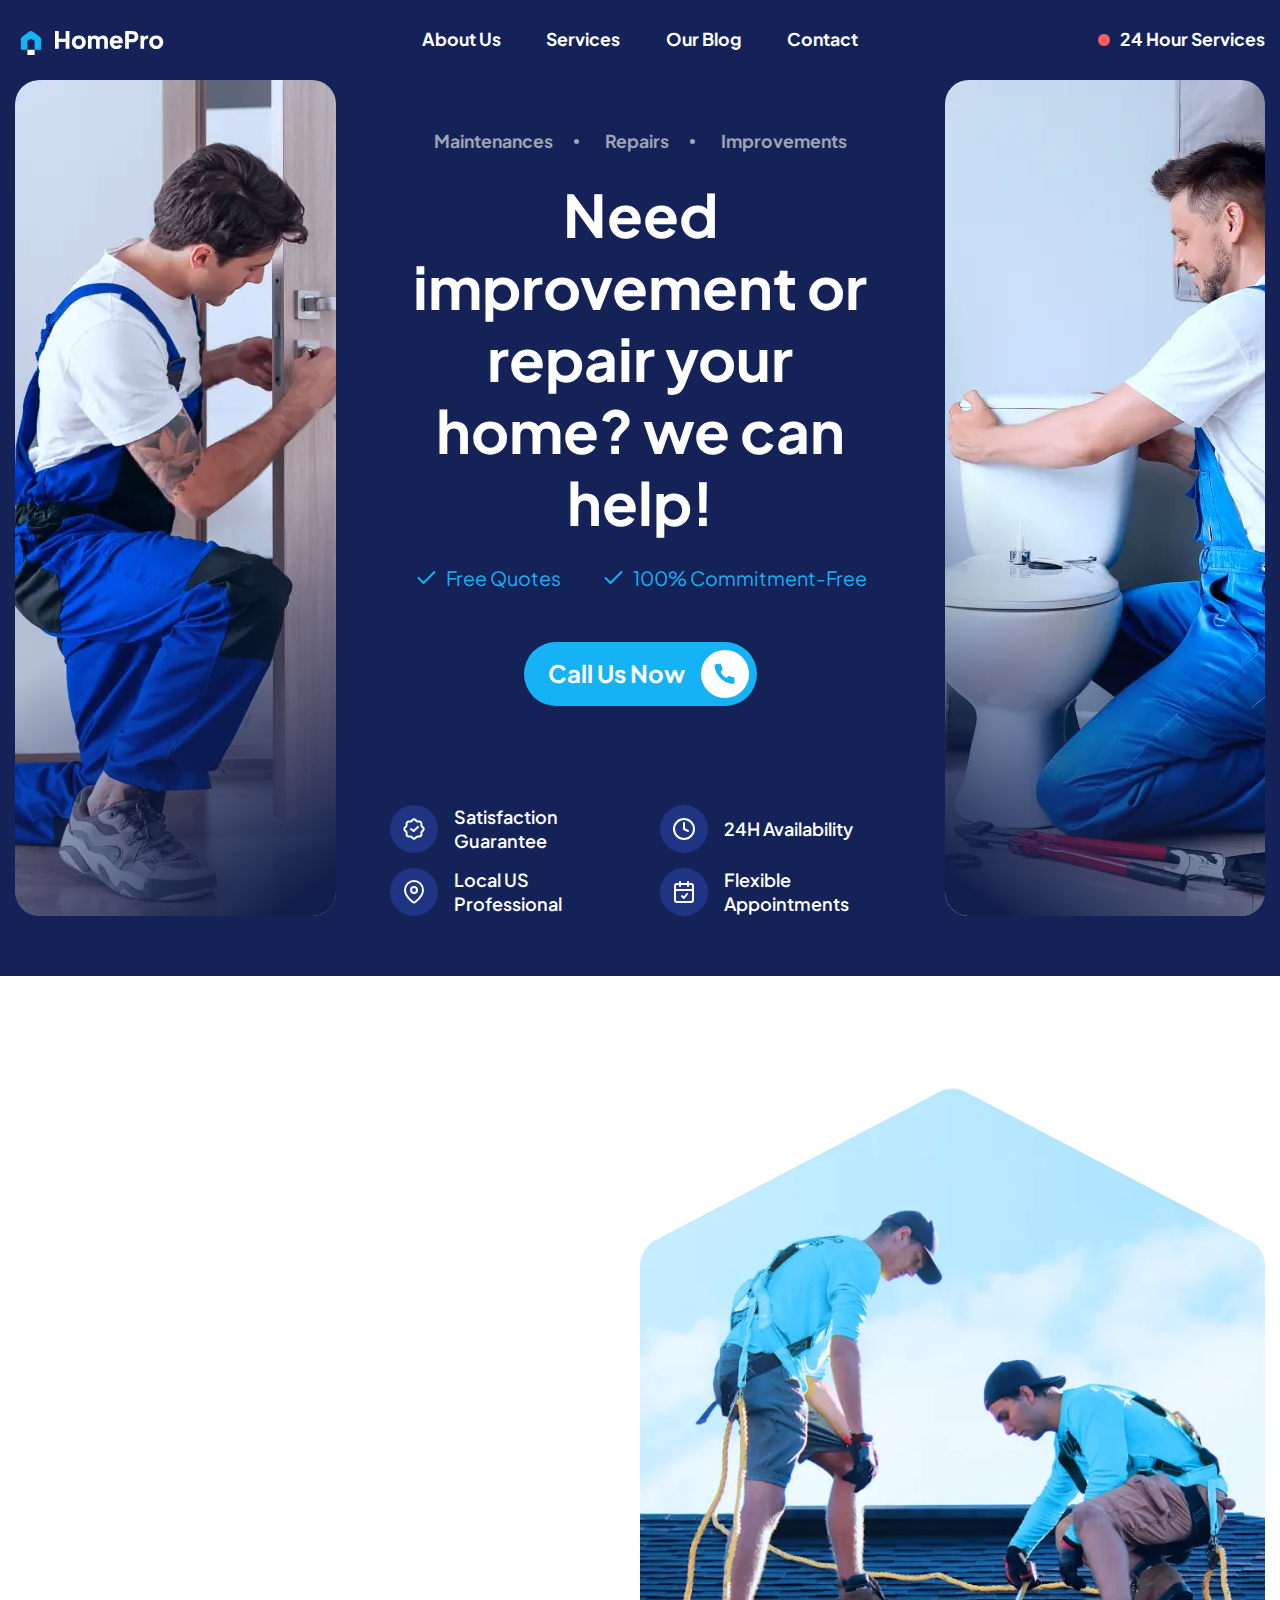
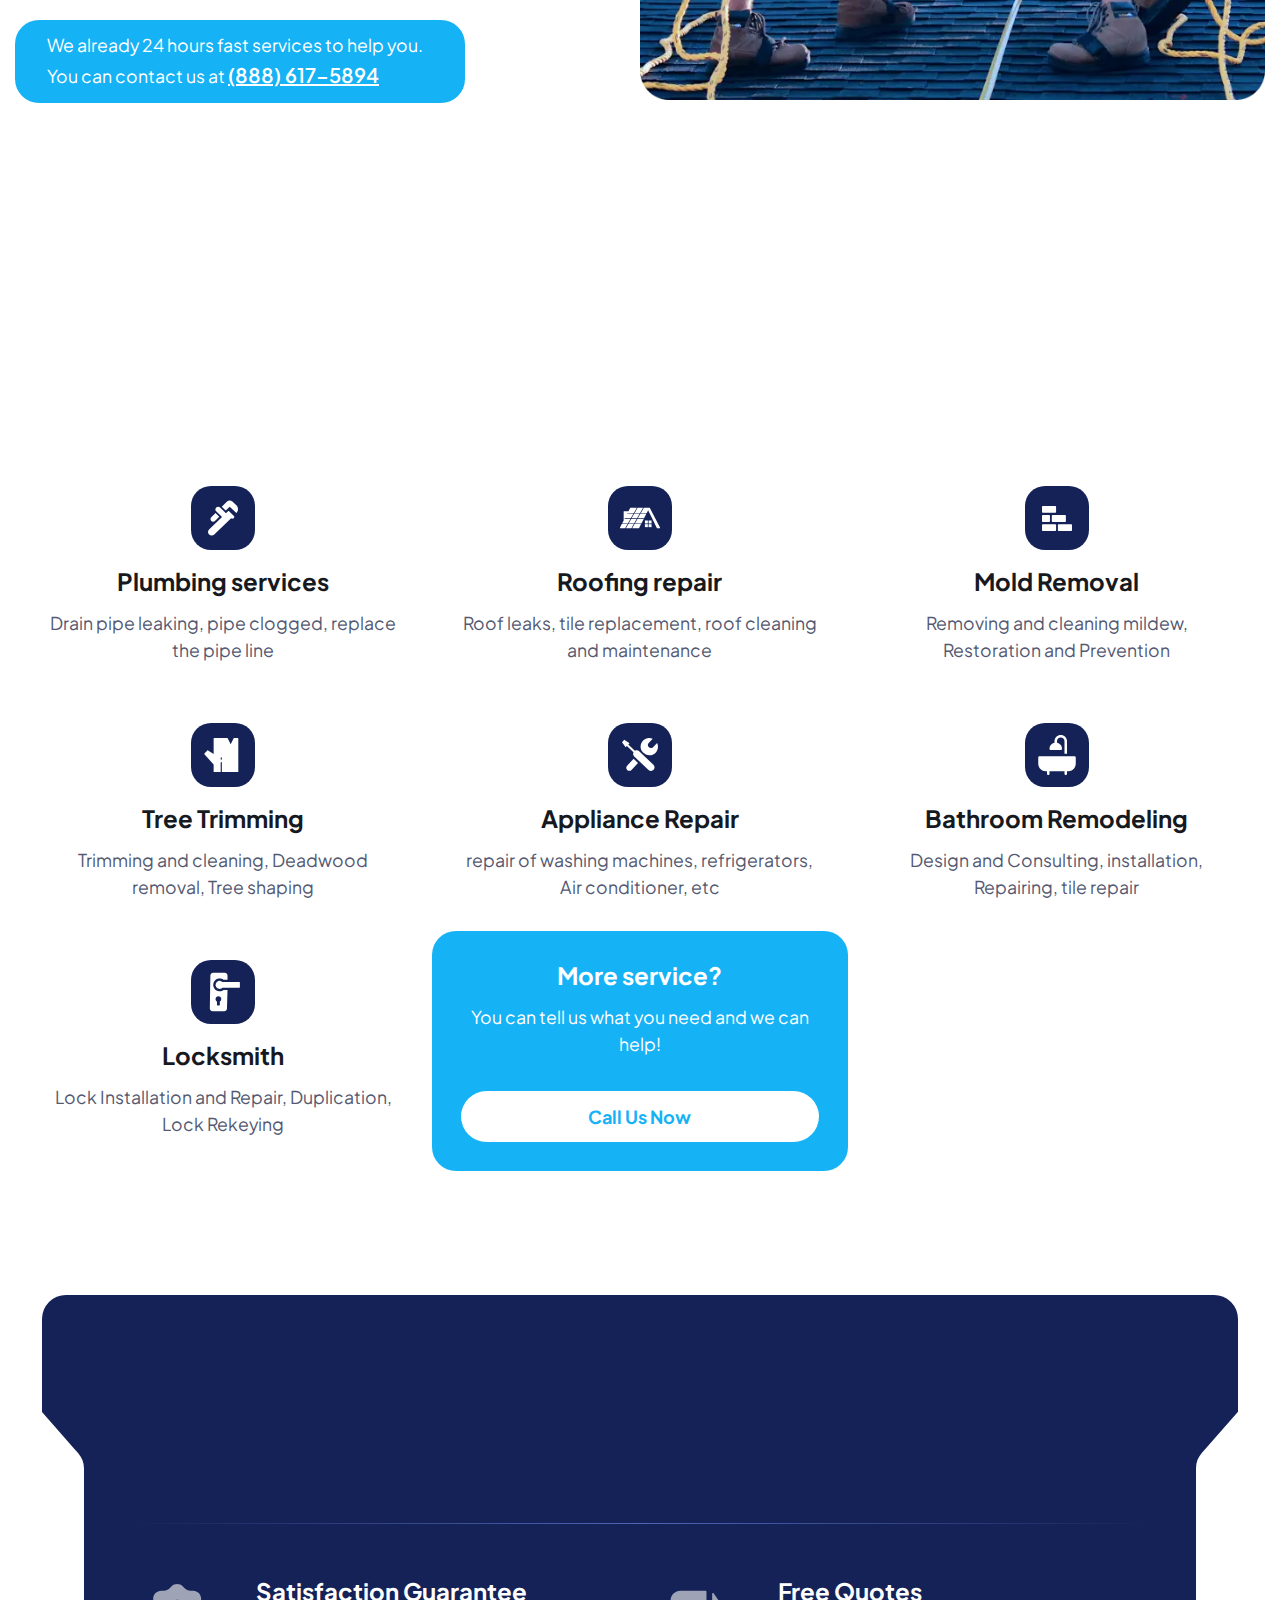
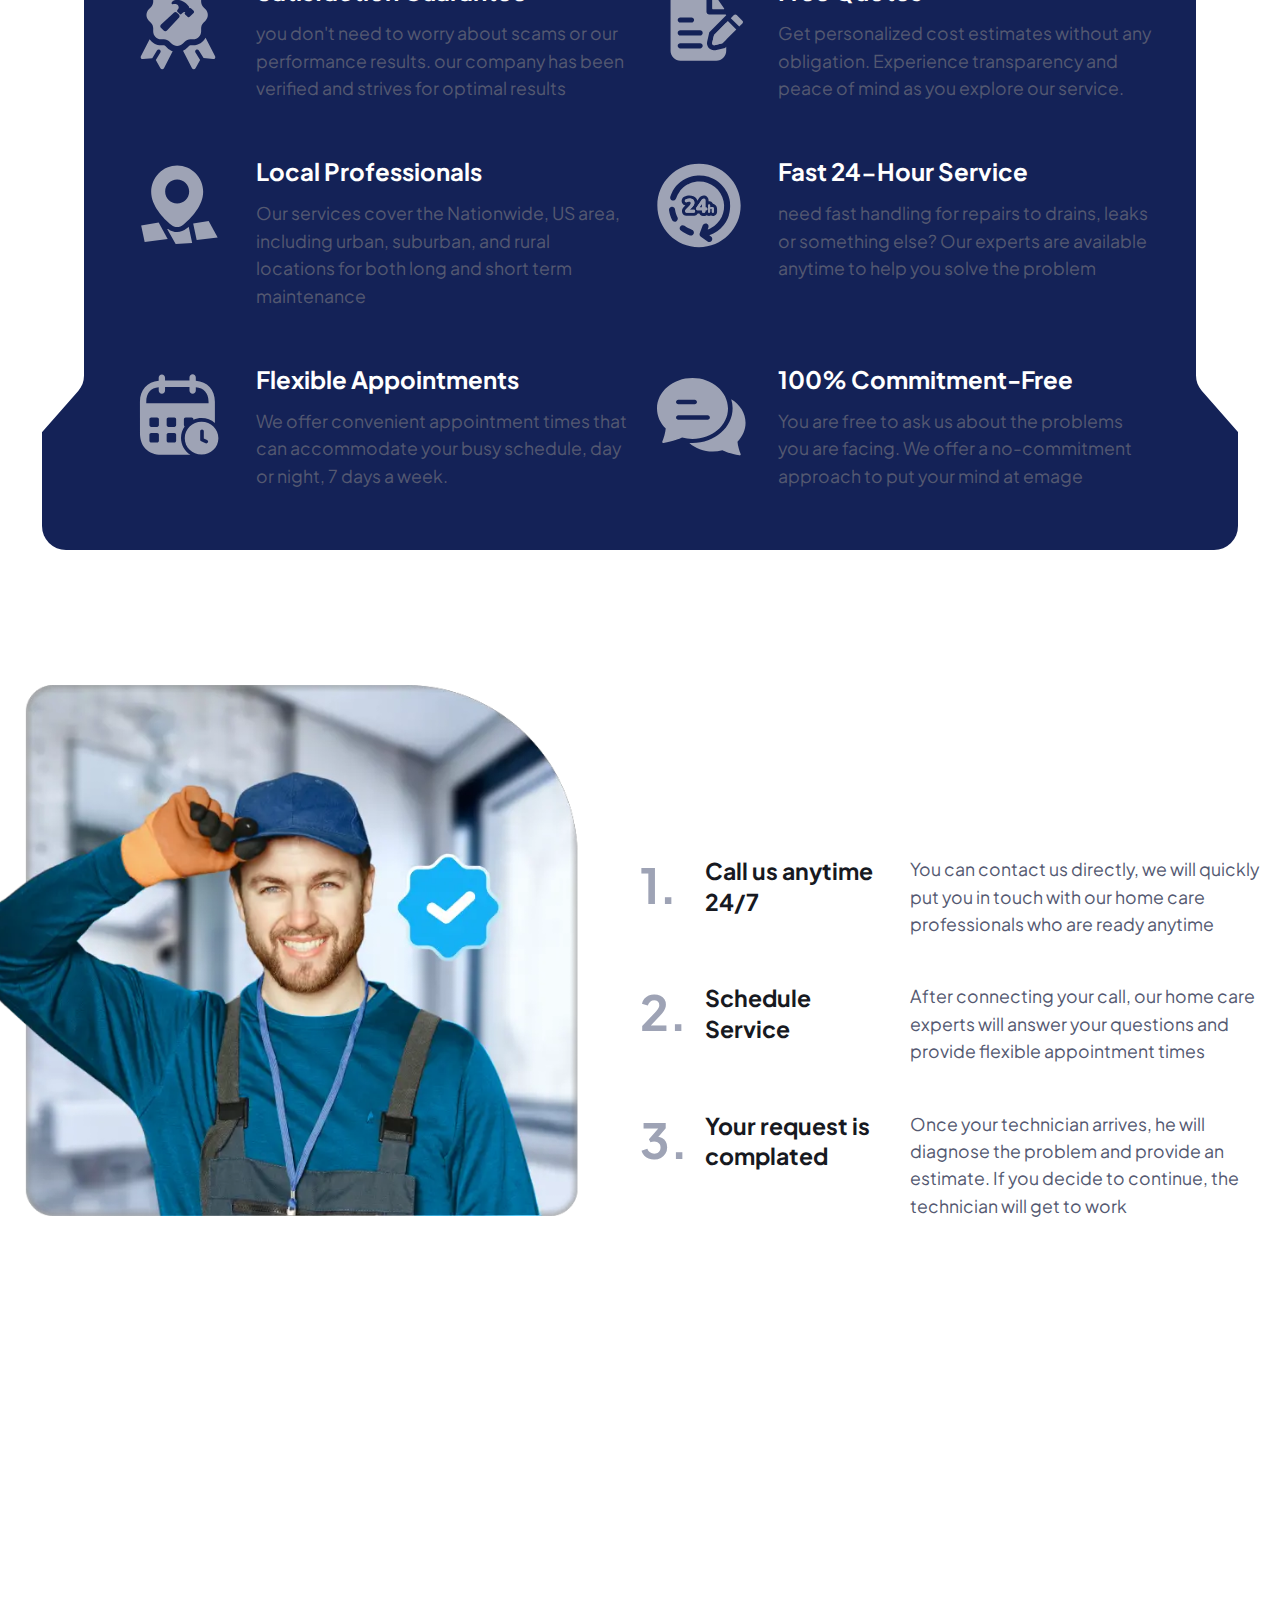
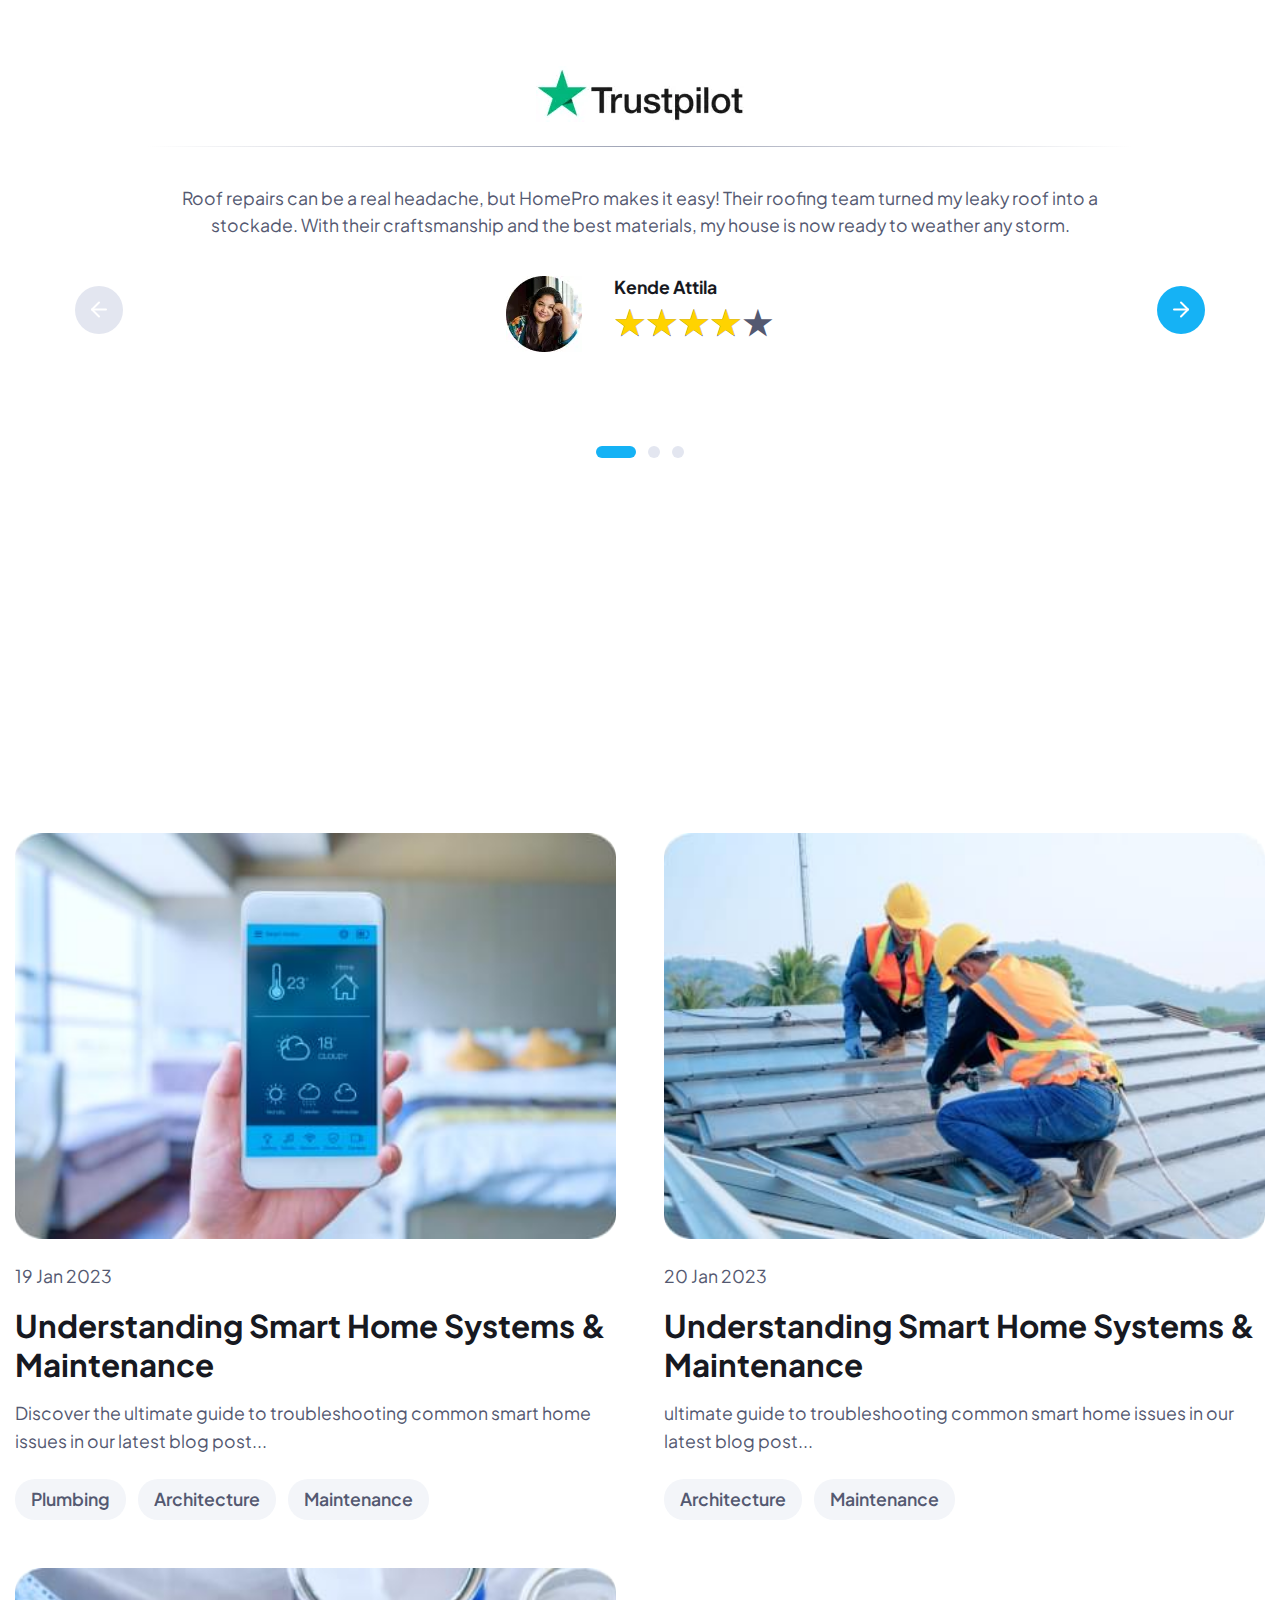
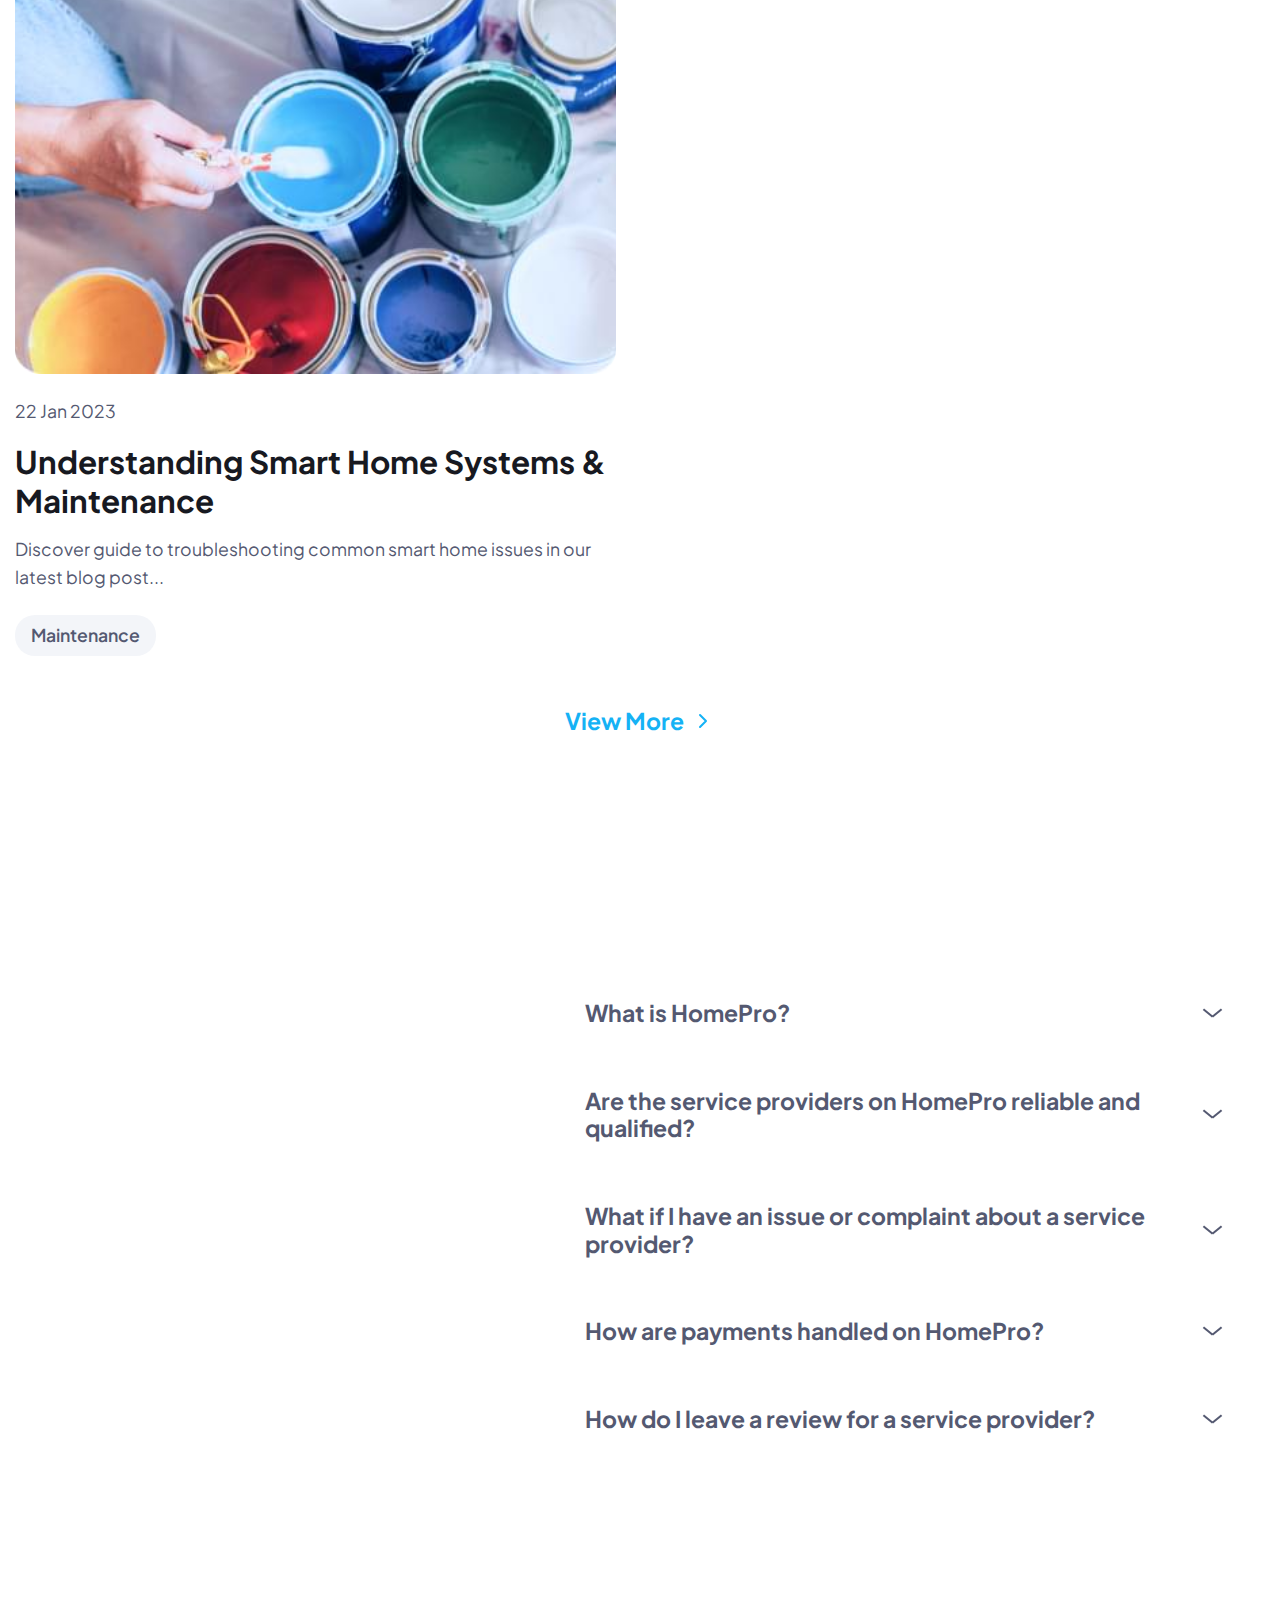
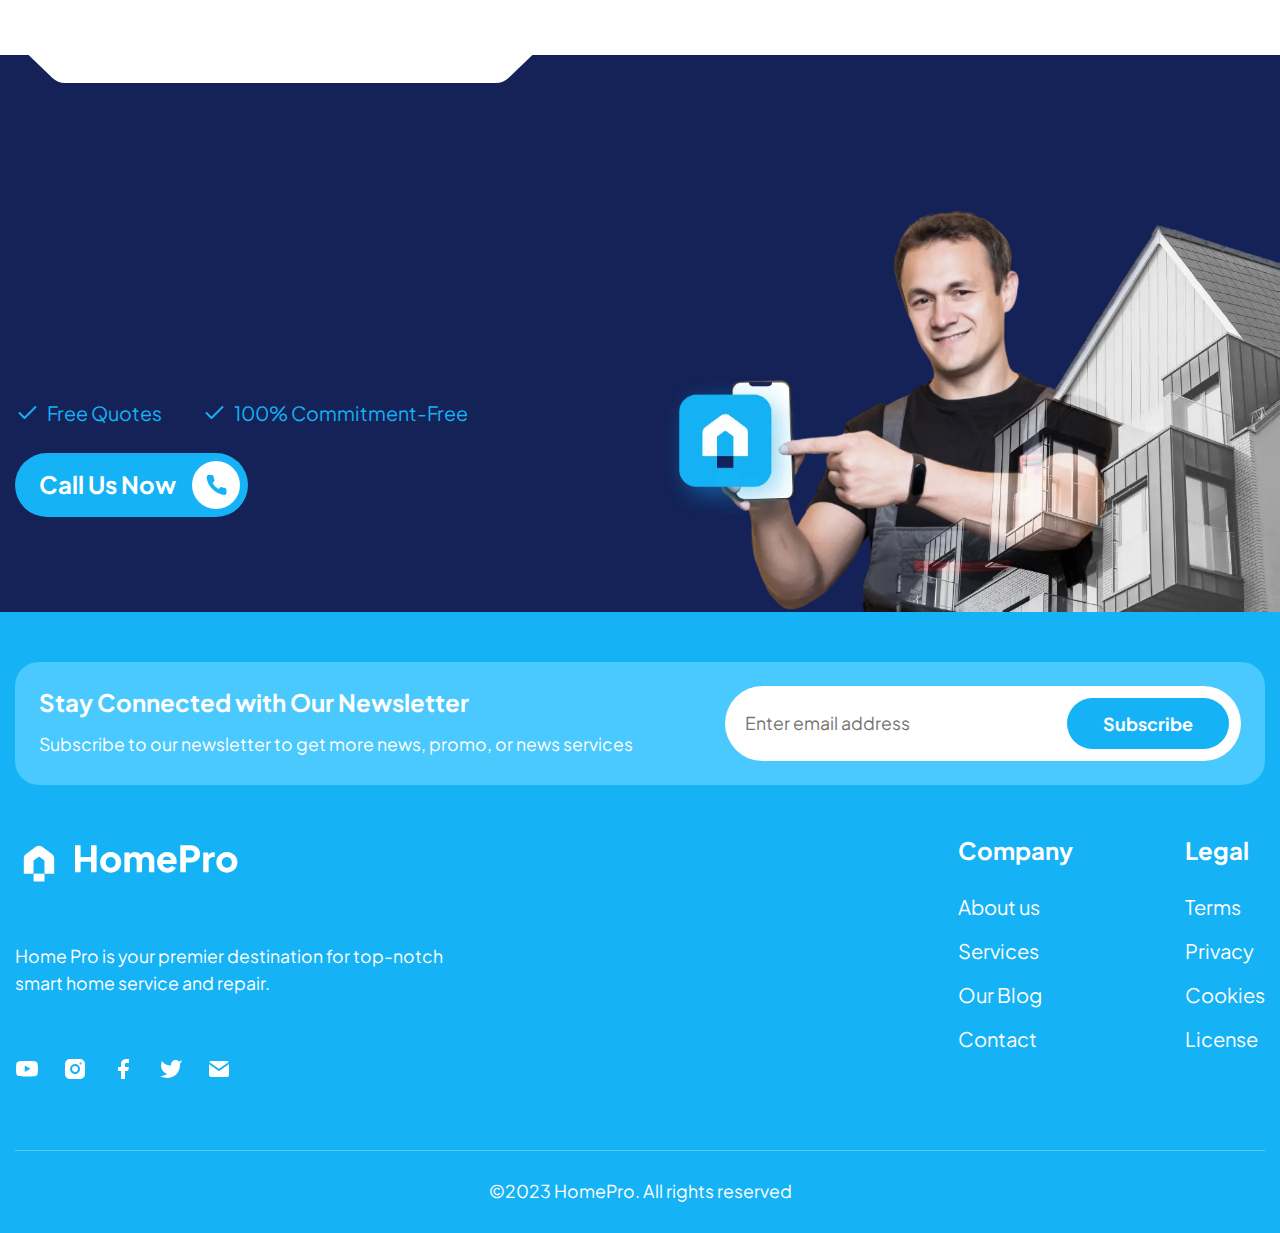
<file: index.html>
<!DOCTYPE html>
<html lang="en">

<head>
	<title>HomePage</title>
	<meta charset="UTF-8">
	<meta name="format-detection" content="telephone=no">
	<style>
		body {
			opacity: 0;
		}
	</style>
	<!-- <style>body{opacity: 0;}</style> -->
	<link rel="stylesheet" href="css/style.min.css?_v=20230928215008">
	<link rel="shortcut icon" href="img/favicon.svg">
	<!-- <meta name="robots" content="noindex, nofollow"> -->
	<meta name="viewport" content="width=device-width, initial-scale=1.0">
</head>

<body>
	<div class="wrapper">
		<header class="header">
			<div class="header__container">
				<a href="#" class="header__logo">
					<img src="img/logo.svg" alt="Logo">
				</a>
				<div class="header__menu menu">
					<button type="button" class="menu__icon icon-menu"><span></span></button>
					<nav class="menu__body">
						<ul class="menu__list">
							<li class="menu__item"><a href="#" data-goto=".about" class="menu__link">About Us</a></li>
							<li class="menu__item"><a href="#" data-goto=".services" class="menu__link">Services</a></li>
							<li class="menu__item"><a href="#" data-goto=".blog" class="menu__link">Our Blog</a></li>
							<li class="menu__item"><a href="#" data-goto=".footer" class="menu__link">Contact </a></li>
						</ul>
					</nav>
				</div>
				<div data-da=".menu__body, 767.98" class="header__schedule">24 Hour Services</div>
			</div>
		</header>
		<main class="page">

			<section data-watch class="hero">
				<div class="hero__image">
					<picture><source srcset="img/hero/image-left.webp" type="image/webp"><img src="img/hero/image-left.jpg" alt="Image"></picture>
				</div>
				<div class="hero__body">
					<div class="hero__content">
						<div class="hero__main">
							<ul class="hero__items items-hero">
								<li class="items-hero__item">Maintenances</li>
								<li class="items-hero__item">Repairs</li>
								<li class="items-hero__item">Improvements</li>
							</ul>
							<div class="hero__block-header block-header block-header--center">
								<h1 class="block-header__title block-header__title--white block-header__title--big">
									Need improvement or repair your home? we can help!
								</h1>
							</div>
							<ul class="hero__done done">
								<li class="done__item">Free Quotes</li>
								<li class="done__item">100% Commitment-Free</li>
							</ul>
						</div>
						<a href="#" class="hero__button button button--icon">
							<span>Call Us Now</span>
						</a>

					</div>
					<div class="hero__advantages advantages-hero">
						<div class="advantages-hero__item">
							<div class="advantages-hero__icon">
								<img src="img/hero/icons/01.svg" alt="Icon">
							</div>
							<div class="advantages-hero__text">
								<p>Satisfaction Guarantee</p>
							</div>
						</div>
						<div class="advantages-hero__item">
							<div class="advantages-hero__icon">
								<img src="img/hero/icons/02.svg" alt="Icon">
							</div>
							<div class="advantages-hero__text">
								<p>24H Availability</p>
							</div>
						</div>
						<div class="advantages-hero__item">
							<div class="advantages-hero__icon">
								<img src="img/hero/icons/03.svg" alt="Icon">
							</div>
							<div class="advantages-hero__text">
								<p>Local US Professional</p>
							</div>
						</div>
						<div class="advantages-hero__item">
							<div class="advantages-hero__icon">
								<img src="img/hero/icons/04.svg" alt="Icon">
							</div>
							<div class="advantages-hero__text">
								<p>Flexible Appointments</p>
							</div>
						</div>
					</div>
				</div>
				<div class="hero__image">
					<picture><source srcset="img/hero/image-right.webp" type="image/webp"><img src="img/hero/image-right.jpg" alt="Image"></picture>
				</div>
			</section>

			<section data-watch="navigator" data-watch-treshold="0.3" class="about">
				<div class="about__container">
					<div class="about__body">
						<div class="about__block-header block-header">
							<h2 class="block-header__title">
								Professional for your home services
							</h2>
							<div class="block-header__text">
								<p>You need help for home care? We are home care professionals focused in the US region. We provide several services that support home services</p>
							</div>
						</div>
						<ul class="about__items">
							<li class="about__item">Repair and Installation</li>
							<li class="about__item">Maintenance</li>
							<li class="about__item">Home Security Services</li>
							<li class="about__item">Plumbing</li>
							<li class="about__item">Budget-friendly</li>
							<li class="about__item">Eco-friendly solutions</li>
						</ul>
						<div class="about__info">
							We already 24 hours fast services to help you. You can contact us at <a href="tel:8886175894">(888) 617-5894</a>
						</div>
					</div>
					<div class="about__image">
						<picture><source srcset="img/about/image.webp" type="image/webp"><img src="img/about/image.png" alt="Image"></picture>
					</div>
				</div>
			</section>

			<section data-watch="navigator" data-watch-treshold="0.3" class="services">
				<div class="services__container">
					<div class="services__block-header block-header block-header--center">
						<h2 class="block-header__title">
							Our Services
						</h2>
						<div class="block-header__text">
							<p>You have problems with leaking pipes, broken tiles, lost keys or want to tidy up the trees around you, of course you need our help!</p>
						</div>
					</div>
					<div class="services__items">
						<article class="services__item item-service">
							<div class="item-service__icon">
								<img src="img/services/01.svg" alt="Icon">
							</div>
							<h4 class="item-service__title">Plumbing services</h4>
							<div class="item-service__text">
								<p>Drain pipe leaking, pipe clogged, replace the pipe line</p>
							</div>
						</article>
						<article class="services__item item-service">
							<div class="item-service__icon">
								<img src="img/services/02.svg" alt="Icon">
							</div>
							<h4 class="item-service__title">Roofing repair</h4>
							<div class="item-service__text">
								<p>Roof leaks, tile replacement, roof cleaning and maintenance</p>
							</div>
						</article>
						<article class="services__item item-service">
							<div class="item-service__icon">
								<img src="img/services/03.svg" alt="Icon">
							</div>
							<h4 class="item-service__title">Mold Removal</h4>
							<div class="item-service__text">
								<p>Removing and cleaning mildew, Restoration and Prevention</p>
							</div>
						</article>
						<article class="services__item item-service">
							<div class="item-service__icon">
								<img src="img/services/04.svg" alt="Icon">
							</div>
							<h4 class="item-service__title">Tree Trimming</h4>
							<div class="item-service__text">
								<p>Trimming and cleaning, Deadwood removal, Tree shaping</p>
							</div>
						</article>
						<article class="services__item item-service">
							<div class="item-service__icon">
								<img src="img/services/05.svg" alt="Icon">
							</div>
							<h4 class="item-service__title">Appliance Repair</h4>
							<div class="item-service__text">
								<p>repair of washing machines, refrigerators, Air conditioner, etc</p>
							</div>
						</article>
						<article class="services__item item-service">
							<div class="item-service__icon">
								<img src="img/services/06.svg" alt="Icon">
							</div>
							<h4 class="item-service__title">Bathroom Remodeling</h4>
							<div class="item-service__text">
								<p>Design and Consulting, installation, Repairing, tile repair</p>
							</div>
						</article>
						<article class="services__item item-service">
							<div class="item-service__icon">
								<img src="img/services/07.svg" alt="Icon">
							</div>
							<h4 class="item-service__title">Locksmith</h4>
							<div class="item-service__text">
								<p>Lock Installation and Repair, Duplication, Lock Rekeying</p>
							</div>
						</article>
						<article class="services__item item-service item-service--blue">
							<h4 class="item-service__title">More service?</h4>
							<div class="item-service__text">
								<p>You can tell us what you need and we can help! </p>
							</div>
							<a href="#" class="item-service__button button button--min button--white button--fw">Call Us Now</a>
						</article>
					</div>
				</div>
			</section>

			<section data-watch class="advantages">
				<div class="advantages__body">
					<div class="advantages__container">
						<div class="advantages__block-header block-header block-header--inline">
							<h2 class="block-header__title block-header__title--white">
								Fast, Friendly, and Satisfaction Guarantee
							</h2>
							<div class="block-header__text">
								<p>No matter how big or small your work is, whether it's for the interior or exterior of your home, we are ready to serve and help you solve your home problems.</p>
							</div>
						</div>
						<div class="advantages__items">
							<div class="advantages__item item-advantages">
								<div class="item-advantages__icon">
									<img src="img/advantages/01.svg" alt="Image">
								</div>
								<div class="item-advantages__body">
									<h4 class="item-advantages__title">Satisfaction Guarantee</h4>
									<div class="item-advantages__text">
										<p>you don't need to worry about scams or our performance results. our company has been verified and strives for optimal results</p>
									</div>
								</div>
							</div>
							<div class="advantages__item item-advantages">
								<div class="item-advantages__icon">
									<img src="img/advantages/02.svg" alt="Image">
								</div>
								<div class="item-advantages__body">
									<h4 class="item-advantages__title">Free Quotes</h4>
									<div class="item-advantages__text">
										<p>Get personalized cost estimates without any obligation. Experience transparency and peace of mind as you explore our service.</p>
									</div>
								</div>
							</div>
							<div class="advantages__item item-advantages">
								<div class="item-advantages__icon">
									<img src="img/advantages/03.svg" alt="Image">
								</div>
								<div class="item-advantages__body">
									<h4 class="item-advantages__title">Local Professionals</h4>
									<div class="item-advantages__text">
										<p>Our services cover the Nationwide, US area, including urban, suburban, and rural locations for both long and short term maintenance</p>
									</div>
								</div>
							</div>
							<div class="advantages__item item-advantages">
								<div class="item-advantages__icon">
									<img src="img/advantages/04.svg" alt="Image">
								</div>
								<div class="item-advantages__body">
									<h4 class="item-advantages__title">Fast 24-Hour Service</h4>
									<div class="item-advantages__text">
										<p>need fast handling for repairs to drains, leaks or something else? Our experts are available anytime to help you solve the problem</p>
									</div>
								</div>
							</div>
							<div class="advantages__item item-advantages">
								<div class="item-advantages__icon">
									<img src="img/advantages/05.svg" alt="Image">
								</div>
								<div class="item-advantages__body">
									<h4 class="item-advantages__title">Flexible Appointments</h4>
									<div class="item-advantages__text">
										<p>We offer convenient appointment times that can accommodate your busy schedule, day or night, 7 days a week.</p>
									</div>
								</div>
							</div>
							<div class="advantages__item item-advantages">
								<div class="item-advantages__icon">
									<img src="img/advantages/06.svg" alt="Image">
								</div>
								<div class="item-advantages__body">
									<h4 class="item-advantages__title">100% Commitment-Free</h4>
									<div class="item-advantages__text">
										<p>You are free to ask us about the problems you are facing. We offer a no-commitment approach to put your mind at emage</p>
									</div>
								</div>
							</div>
						</div>
					</div>
				</div>

			</section>

			<section data-watch class="how">
				<div class="how__container">
					<div class="how__image">
						<picture><source srcset="img/how/image.webp" type="image/webp"><img src="img/how/image.png" alt="Image"></picture>
					</div>
					<div class="how__content">
						<div class="how__block-header block-header">
							<h2 class="block-header__title">
								How HomePro works?
							</h2>
						</div>
						<ol class="how__list list-how">
							<li class="list-how__item">
								<span class="list-how__title">Call us anytime 24/7</span>
								<span class="list-how__text text">You can contact us directly, we will quickly put you in touch with our home care professionals who are ready anytime</span>
							</li>
							<li class="list-how__item">
								<span class="list-how__title">Schedule Service</span>
								<span class="list-how__text text">After connecting your call, our home care experts will answer your questions and provide flexible appointment times</span>
							</li>
							<li class="list-how__item">
								<span class="list-how__title">Your request is complated</span>
								<span class="list-how__text text">Once your technician arrives, he will diagnose the problem and provide an estimate. If you decide to continue, the technician will get to work</span>
							</li>
						</ol>
					</div>
				</div>
			</section>

			<section data-watch class="reviews">
				<div class="reviews__container">
					<div class="reviews__block-header block-header block-header--center">
						<h2 class="block-header__title">
							Here our original reviews from trusted platform
						</h2>
					</div>
					<div class="reviews__body">
						<div class="reviews__slider swiper">
							<div class="reviews__wrapper swiper-wrapper">
								<div class="reviews__slide slide-reviews swiper-slide">
									<div class="slide-reviews__logo">
										<picture><source srcset="img/reviews/logo.webp" type="image/webp"><img src="img/reviews/logo.jpg" alt="Logo"></picture>
									</div>
									<div class="slide-reviews__text text">
										<p>Roof repairs can be a real headache, but HomePro makes it easy! Their roofing team turned my leaky roof into a stockade. With their craftsmanship and the best materials, my house is now ready to weather any storm.</p>
									</div>
									<div class="slide-reviews__users">
										<div class="slide-reviews__avatar">
											<picture><source srcset="img/reviews/avatar.webp" type="image/webp"><img src="img/reviews/avatar.jpg" alt="Avatar"></picture>
										</div>
										<div class="slide-reviews__body">
											<div class="slide-reviews__name">Kende Attila</div>
											<div class="slide-reviews__rating rating">
												<div class="rating__body">
													<div class="rating__active"></div>
													<div class="rating__items">
														<input type="radio" class="rating__item" value="1" name="rating">
														<input type="radio" class="rating__item" value="2" name="rating">
														<input type="radio" class="rating__item" value="3" name="rating">
														<input type="radio" class="rating__item" value="4" name="rating">
														<input type="radio" class="rating__item" value="5" name="rating">
													</div>
												</div>
												<div class="rating__value">4</div>
											</div>
										</div>
									</div>
								</div>
								<div class="reviews__slide slide-reviews swiper-slide">
									<div class="slide-reviews__logo">
										<picture><source srcset="img/reviews/logo.webp" type="image/webp"><img src="img/reviews/logo.jpg" alt="Logo"></picture>
									</div>
									<div class="slide-reviews__text text">
										<p>Roof repairs can be a real headache, but HomePro makes it easy! Their roofing team turned my leaky roof into a stockade. With their craftsmanship and the best materials, my house is now ready to weather any storm.</p>
										<p>Roof repairs can be a real headache, but HomePro makes it easy! Their roofing team turned my leaky roof into a stockade. With their craftsmanship and the best materials, my house is now ready to weather any storm.</p>
									</div>
									<div class="slide-reviews__users">
										<div class="slide-reviews__avatar">
											<picture><source srcset="img/reviews/avatar.webp" type="image/webp"><img src="img/reviews/avatar.jpg" alt="Avatar"></picture>
										</div>
										<div class="slide-reviews__body">
											<div class="slide-reviews__name">Kende Attila</div>
											<div class="slide-reviews__rating rating">
												<div class="rating__body">
													<div class="rating__active"></div>
													<div class="rating__items">
														<input type="radio" class="rating__item" value="1" name="rating">
														<input type="radio" class="rating__item" value="2" name="rating">
														<input type="radio" class="rating__item" value="3" name="rating">
														<input type="radio" class="rating__item" value="4" name="rating">
														<input type="radio" class="rating__item" value="5" name="rating">
													</div>
												</div>
												<div class="rating__value">4</div>
											</div>
										</div>
									</div>
								</div>
								<div class="reviews__slide slide-reviews swiper-slide">
									<div class="slide-reviews__logo">
										<picture><source srcset="img/reviews/logo.webp" type="image/webp"><img src="img/reviews/logo.jpg" alt="Logo"></picture>
									</div>
									<div class="slide-reviews__text text">
										<p>Roof repairs can be a real headache, but HomePro makes it easy! Their roofing team turned my leaky roof into a stockade. With their craftsmanship and the best materials, my house is now ready to weather any storm.</p>
									</div>
									<div class="slide-reviews__users">
										<div class="slide-reviews__avatar">
											<picture><source srcset="img/reviews/avatar.webp" type="image/webp"><img src="img/reviews/avatar.jpg" alt="Avatar"></picture>
										</div>
										<div class="slide-reviews__body">
											<div class="slide-reviews__name">Kende Attila</div>
											<div class="slide-reviews__rating rating">
												<div class="rating__body">
													<div class="rating__active"></div>
													<div class="rating__items">
														<input type="radio" class="rating__item" value="1" name="rating">
														<input type="radio" class="rating__item" value="2" name="rating">
														<input type="radio" class="rating__item" value="3" name="rating">
														<input type="radio" class="rating__item" value="4" name="rating">
														<input type="radio" class="rating__item" value="5" name="rating">
													</div>
												</div>
												<div class="rating__value">4</div>
											</div>
										</div>
									</div>
								</div>
							</div>
						</div>
						<button class="reviews__arrow reviews__arrow--left" type="button"></button>
						<button class="reviews__arrow reviews__arrow--right" type="button"></button>
						<div class="reviews__bullets"></div>
					</div>
				</div>
			</section>

			<section data-watch="navigator" data-watch-treshold="0.3" class="blog">
				<div class="blog__container">
					<div class="blog__block-header block-header block-header--center">
						<h2 class="block-header__title">
							Explore Insights in Our Blog
						</h2>
						<div class="block-header__text">
							<p>Find lots of insights and information on our blog. Explore, learn, and get inspired today.</p>
						</div>
					</div>
					<div class="blog__items">

					</div>
					<button hidden class="blog__view-more" type="button">View More</button>
				</div>
			</section>

			<section data-watch class="questions">
				<div class="questions__container">
					<div class="questions__block-header block-header">
						<h2 class="block-header__title">
							Frequently Asked Questions
						</h2>
						<div class="block-header__text">
							<p>Still need help? <a href="#">Get Help Now</a></p>
						</div>
					</div>
					<div data-spollers data-one-spoller class="questions__spollers spollers-questions">
						<div class="spollers-questions__item">
							<div data-spoller class="spollers-questions__title">What is HomePro?</div>
							<div class="spollers-questions__body">HomePro is a home care platform that connects homeowners with professional service providers offering a wide range of home services, including repairs, maintenance, cleaning, and more.</div>
						</div>
						<div class="spollers-questions__item">
							<summary data-spoller class="spollers-questions__title">Are the service providers on HomePro reliable and qualified?</summary>
							<div class="spollers-questions__body">HomePro is a home care platform that connects homeowners with professional service providers offering a wide range of home services, including repairs, maintenance, cleaning, and more.</div>
						</div>
						<div class="spollers-questions__item">
							<summary data-spoller class="spollers-questions__title">What if I have an issue or complaint about a service provider?</summary>
							<div class="spollers-questions__body">HomePro is a home care platform that connects homeowners with professional service providers offering a wide range of home services, including repairs, maintenance, cleaning, and more.</div>
						</div>
						<div class="spollers-questions__item">
							<summary data-spoller class="spollers-questions__title">How are payments handled on HomePro?</summary>
							<div class="spollers-questions__body">HomePro is a home care platform that connects homeowners with professional service providers offering a wide range of home services, including repairs, maintenance, cleaning, and more.</div>
						</div>
						<div class="spollers-questions__item">
							<summary data-spoller class="spollers-questions__title">How do I leave a review for a service provider?</summary>
							<div class="spollers-questions__body">HomePro is a home care platform that connects homeowners with professional service providers offering a wide range of home services, including repairs, maintenance, cleaning, and more.</div>
						</div>

					</div>
				</div>
			</section>

			<section data-watch class="talk">
				<div class="talk__container">

					<div class="talk__content">
						<div class="talk__block-header block-header block-header--center">
							<h2 class="block-header__title block-header__title--white block-header__title--big">
								Need improvement or repair your home? we can help!
							</h2>
						</div>
						<ul class="talk__done done">
							<li class="done__item">Free Quotes</li>
							<li class="done__item">100% Commitment-Free</li>
						</ul>
						<a href="#" class="hero__button button button--icon">
							<span>Call Us Now</span>
						</a>
					</div>
					<div class="talk__image">
						<picture><source srcset="img/talk/image.webp" type="image/webp"><img src="img/talk/image.png" alt="Image"></picture>
					</div>
				</div>

			</section>

		</main>
		<footer data-watch="navigator" class="footer">
			<div class="footer__container">
				<div class="footer__content">
					<div class="footer__subscribe subscribe">
						<div class="subscribe__body">
							<h3 class="subscribe__title">Stay Connected with Our Newsletter</h3>
							<div class="subscribe__text text">
								<p>Subscribe to our newsletter to get more news, promo, or news services</p>
							</div>
						</div>
						<form action="#" class="subscribe__form">
							<input data-required="email" data-goto-error="error" autocomplete="off" type="text" name="form[]" placeholder="Enter email address" class="subscribe__input input">
							<buttom type="submit" class="subscribe__button button button--min">Subscribe</buttom>
						</form>
					</div>
					<div class="footer__body">
						<div class="footer__info">
							<div class="footer__logo">
								<img src="img/logo-white.svg" alt="Logo">
							</div>
							<div class="footer__text text">
								<p>Home Pro is your premier destination for top-notch smart home service and repair. </p>
							</div>
							<ul class="footer__social social">
								<li class="social__item">
									<a href="#" class="social__link">
										<img src="img/footer/youtube.svg" alt="youtube">
									</a>
								</li>
								<li class="social__item">
									<a href="#" class="social__link">
										<img src="img/footer/instagram.svg" alt="instagram">
									</a>
								</li>
								<li class="social__item">
									<a href="#" class="social__link">
										<img src="img/footer/facebook.svg" alt="facebook">
									</a>
								</li>
								<li class="social__item">
									<a href="#" class="social__link">
										<img src="img/footer/twitter.svg" alt="twitter">
									</a>
								</li>
								<li class="social__item">
									<a href="#" class="social__link">
										<img src="img/footer/mail.svg" alt="mail">
									</a>
								</li>
							</ul>
						</div>
						<div class="footer__menu menu-footer">
							<div data-spollers="479" class="menu-footer__spollers">
								<div class="menu-footer__block">
									<button type="button" data-spoller class="menu-footer__title">Company</button>
									<ul class="menu-footer__list">
										<li class="menu-footer__item">
											<a href="#" class="menu-footer__link">About us</a>
										</li>
										<li class="menu-footer__item">
											<a href="#" class="menu-footer__link">Services</a>
										</li>
										<li class="menu-footer__item">
											<a href="#" class="menu-footer__link">Our Blog</a>
										</li>
										<li class="menu-footer__item">
											<a href="#" class="menu-footer__link">Contact</a>
										</li>
									</ul>
								</div>
								<div class="menu-footer__block">
									<button type="button" data-spoller class="menu-footer__title">Legal</button>
									<ul class="menu-footer__list">
										<li class="menu-footer__item">
											<a href="#" class="menu-footer__link">Terms</a>
										</li>
										<li class="menu-footer__item">
											<a href="#" class="menu-footer__link">Privacy</a>
										</li>
										<li class="menu-footer__item">
											<a href="#" class="menu-footer__link">Cookies</a>
										</li>
										<li class="menu-footer__item">
											<a href="#" class="menu-footer__link">License</a>
										</li>
									</ul>
								</div>
							</div>

						</div>
					</div>
				</div>
				<div class="footer__copy">©2023 HomePro. All rights reserved</div>
			</div>
		</footer>
	</div>
	<script src="js/app.min.js?_v=20230928215008"></script>
</body>

</html>
</file>
<file: css/style.min.css>
@charset "UTF-8";@import url(https://fonts.googleapis.com/css?family=Plus+Jakarta+Sans:regular,600,700,800&display=swap);*{padding:0;margin:0;border:0}*,:after,:before{-webkit-box-sizing:border-box;box-sizing:border-box}body,html{height:100%;min-width:320px}body{color:#545971;line-height:1;font-family:"Plus Jakarta Sans";font-size:1.125rem;-ms-text-size-adjust:100%;-moz-text-size-adjust:100%;-webkit-text-size-adjust:100%;-webkit-font-smoothing:antialiased;-moz-osx-font-smoothing:grayscale}button,input,textarea{font-family:"Plus Jakarta Sans";font-size:inherit}button{cursor:pointer;color:inherit;background-color:transparent}a{color:inherit;text-decoration:none}ul li{list-style:none}img{vertical-align:top}h1,h2,h3,h4,h5,h6{font-weight:inherit;font-size:inherit}.lock body{overflow:hidden;-ms-touch-action:none;touch-action:none;-ms-scroll-chaining:none;overscroll-behavior:none}.loaded body{opacity:1;-webkit-transition:opacity .3s;transition:opacity .3s}.wrapper{min-height:100%;display:-webkit-box;display:-ms-flexbox;display:flex;-webkit-box-orient:vertical;-webkit-box-direction:normal;-ms-flex-direction:column;flex-direction:column;overflow:hidden}@supports (overflow:clip){.wrapper{overflow:clip}}.wrapper>main{-webkit-box-flex:1;-ms-flex:1 1 auto;flex:1 1 auto}.wrapper>*{min-width:0}[class*=__container]{max-width:91.875rem;margin:0 auto;padding:0 .9375rem}.button{display:-webkit-inline-box;display:-ms-inline-flexbox;display:inline-flex;padding:.5rem;min-height:4rem;-webkit-box-align:center;-ms-flex-align:center;align-items:center;-webkit-box-pack:center;-ms-flex-pack:center;justify-content:center;border-radius:3.75rem;background-color:#15b2f5;color:#fff;font-size:1.5rem;line-height:1.33;font-weight:700;-webkit-transition:all .3s;transition:all .3s}.button--white{background-color:#fff;color:#15b2f5}.button--min{padding:.75rem 2.25rem;line-height:1.5;font-size:1.125rem;min-height:0}.button--icon span{display:-webkit-box;display:-ms-flexbox;display:flex;-webkit-box-align:center;-ms-flex-align:center;align-items:center;-webkit-box-pack:center;-ms-flex-pack:center;justify-content:center;padding-left:1rem;gap:1rem}.button--icon span::after{content:"";background:#fff url(../img/hero/phone.svg) center no-repeat;-webkit-box-flex:0;-ms-flex:0 0 3rem;flex:0 0 3rem;width:3rem;height:3rem;border-radius:50%}.button--fw{width:100%}input[type=email],input[type=tel],input[type=text],textarea{-webkit-appearance:none;-moz-appearance:none;appearance:none}.input{border-radius:0!important;width:100%;display:block}.input[placeholder]:not([data-placeholder-nohiden])::-webkit-input-placeholder{-webkit-transition:opacity .3s;transition:opacity .3s}.input[placeholder]:not([data-placeholder-nohiden])::-moz-placeholder{-moz-transition:opacity .3s;transition:opacity .3s}.input[placeholder]:not([data-placeholder-nohiden]):-ms-input-placeholder{-ms-transition:opacity .3s;transition:opacity .3s}.input[placeholder]:not([data-placeholder-nohiden])::-ms-input-placeholder{-ms-transition:opacity .3s;transition:opacity .3s}.input[placeholder]:not([data-placeholder-nohiden])::placeholder{-webkit-transition:opacity .3s;transition:opacity .3s}.input[placeholder]:not([data-placeholder-nohiden]):focus::-webkit-input-placeholder{opacity:0}.input[placeholder]:not([data-placeholder-nohiden]):focus::-moz-placeholder{opacity:0}.input[placeholder]:not([data-placeholder-nohiden]):focus:-ms-input-placeholder{opacity:0}.input[placeholder]:not([data-placeholder-nohiden]):focus::-ms-input-placeholder{opacity:0}.input[placeholder]:not([data-placeholder-nohiden]):focus::placeholder{opacity:0}textarea.input{resize:none;padding:0 0}.rating{display:-webkit-box;display:-ms-flexbox;display:flex;-webkit-box-align:end;-ms-flex-align:end;align-items:flex-end;font-size:2.25rem;line-height:.75;-webkit-transition:opacity .3s ease 0s;transition:opacity .3s ease 0s}.rating.rating_sending{opacity:.2}.rating.rating_set .rating__active,.rating.rating_set .rating__item{cursor:pointer}.rating__body{position:relative}.rating__body::before{content:"★★★★★";display:block}.rating__active{position:absolute;width:0%;height:100%;top:0;left:0;overflow:hidden}.rating__active::before{content:"★★★★★";position:absolute;width:100%;height:100%;top:0;left:0;color:#ffd300}.rating__items{display:-webkit-box;display:-ms-flexbox;display:flex;position:absolute;width:100%;height:100%;top:0;left:0}.rating__item{-webkit-box-flex:0;-ms-flex:0 0 20%;flex:0 0 20%;height:100%;opacity:0}.rating__value{font-size:50%;line-height:1;padding:0 0 0 10px}[class*=-ibg]{position:relative}[class*=-ibg] img{position:absolute;width:100%;height:100%;top:0;left:0;-o-object-fit:cover;object-fit:cover}[class*=-ibg_contain] img{-o-object-fit:contain;object-fit:contain}.list-how{list-style-type:none;counter-reset:item}.list-how li{position:relative}.list-how li:before{counter-increment:item;content:counter(item) ".";position:absolute;left:0;top:0}.block-header{display:-ms-grid;display:grid}.block-header--center{text-align:center}.block-header--inline{-ms-grid-columns:minmax(auto,36.625rem) minmax(auto,38.3125rem);grid-template-columns:minmax(auto,36.625rem) minmax(auto,38.3125rem);-webkit-box-pack:justify;-ms-flex-pack:justify;justify-content:space-between;-webkit-box-align:end;-ms-flex-align:end;align-items:end}.block-header__title{color:#171921;font-weight:700;line-height:1.23;-webkit-transform:translate(0,30%);-ms-transform:translate(0,30%);transform:translate(0,30%);opacity:0;-webkit-transition:opacity 1s,-webkit-transform 1s;transition:opacity 1s,-webkit-transform 1s;transition:transform 1s,opacity 1s;transition:transform 1s,opacity 1s,-webkit-transform 1s}.block-header__title--white{color:#fff}._watcher-view .block-header__title{-webkit-transform:translate(0,0);-ms-transform:translate(0,0);transform:translate(0,0);opacity:1}.block-header__text{-webkit-transform:translate(0,30%);-ms-transform:translate(0,30%);transform:translate(0,30%);opacity:0;-webkit-transition:opacity 1s .3s,-webkit-transform 1s .3s;transition:opacity 1s .3s,-webkit-transform 1s .3s;transition:transform 1s .3s,opacity 1s .3s;transition:transform 1s .3s,opacity 1s .3s,-webkit-transform 1s .3s}._watcher-view .block-header__text{-webkit-transform:translate(0,0);-ms-transform:translate(0,0);transform:translate(0,0);opacity:1}.block-header__text p{line-height:1.55}.block-header__text a{font-weight:700;color:#15b2f5;text-decoration:underline}.done{display:-webkit-box;display:-ms-flexbox;display:flex;-ms-flex-wrap:wrap;flex-wrap:wrap;-webkit-column-gap:2.5rem;-moz-column-gap:2.5rem;column-gap:2.5rem;row-gap:.1875rem}.done__item{padding-left:2rem;line-height:1.6;color:#15b2f5;background:url(../img/hero/check-blue.svg) left .1875rem no-repeat}.text{line-height:1.55}.text p:not(:last-child){margin-bottom:.9375rem}.header{background-color:#142257;position:fixed;width:100%;top:0;left:0;z-index:50}.header__container{min-height:5rem;display:-ms-grid;display:grid;-ms-grid-columns:12.5rem 1fr 12.5rem;grid-template-columns:12.5rem 1fr 12.5rem;-webkit-box-align:center;-ms-flex-align:center;align-items:center;gap:.9375rem;padding-top:.625rem;padding-bottom:.625rem}.header__logo{position:relative;z-index:5}.header__schedule{display:-webkit-box;display:-ms-flexbox;display:flex;-webkit-box-align:center;-ms-flex-align:center;align-items:center;-ms-grid-column-align:end;justify-self:end;gap:.625rem;font-weight:700;line-height:1.33;color:#fff}.header__schedule::before{content:"";border-radius:50%;background-color:#ff5e5e;-webkit-box-flex:0;-ms-flex:0 0 .75rem;flex:0 0 .75rem;width:.75rem;height:.75rem}.menu{-ms-grid-column-align:center;justify-self:center}.menu__list{display:-webkit-box;display:-ms-flexbox;display:flex;-ms-flex-wrap:wrap;flex-wrap:wrap;row-gap:.1875rem}.menu__link{font-weight:700;line-height:1.33;color:#fff}.menu__link._navigator-active{text-decoration:underline}.icon-menu{display:none}.footer{background-color:#15b2f5;color:#fff}.footer__body{display:-ms-grid;display:grid;-ms-grid-columns:auto auto;grid-template-columns:auto auto;gap:1.875rem;-webkit-box-pack:justify;-ms-flex-pack:justify;justify-content:space-between}.footer__info{display:-ms-grid;display:grid;max-width:28.75rem}.footer__social{display:-webkit-box;display:-ms-flexbox;display:flex}.footer__copy{border-top:.0625rem solid rgba(255,255,255,.3);padding-top:2rem;padding-bottom:2rem;text-align:center}.subscribe{border-radius:1.5rem;background-color:#4ac9ff;padding:1.5rem;display:-ms-grid;display:grid;-ms-grid-columns:auto 32.25rem;grid-template-columns:auto 32.25rem;gap:1.5rem;-webkit-box-align:center;-ms-flex-align:center;align-items:center}.subscribe__title{font-size:1.5rem;line-height:1.33;font-weight:700}.subscribe__title:not(:last-child){margin-bottom:.75rem}.subscribe__form{position:relative;padding:.75rem;border-radius:3.75rem;background-color:#fff;display:-webkit-box;display:-ms-flexbox;display:flex}.subscribe__input{-webkit-box-flex:1;-ms-flex:1 1 auto;flex:1 1 auto;height:3.1875rem;padding:0 .5rem}.subscribe__input._form__error::-webkit-input-placeholder{color:red}.subscribe__input._form__error::-moz-placeholder{color:red}.subscribe__input._form__error:-ms-input-placeholder{color:red}.subscribe__input._form__error::-ms-input-placeholder{color:red}.subscribe__input._form__error::placeholder{color:red}.social{display:-webkit-box;display:-ms-flexbox;display:flex;-ms-flex-wrap:wrap;flex-wrap:wrap;-webkit-column-gap:1.5rem;-moz-column-gap:1.5rem;column-gap:1.5rem;row-gap:.1875rem}.menu-footer__spollers{display:-webkit-box;display:-ms-flexbox;display:flex;-ms-flex-wrap:wrap;flex-wrap:wrap}.menu-footer__title{font-size:1.5rem;line-height:1.33;font-weight:700;list-style:none}._spoller-init .menu-footer__title{position:relative;padding-right:2.1875rem;cursor:pointer}._spoller-init .menu-footer__title::after,._spoller-init .menu-footer__title::before{content:"";position:absolute;right:.625rem;top:50%;background-color:#fff;height:.125rem;width:.5rem;-webkit-transition:-webkit-transform .5s ease 0s;transition:-webkit-transform .5s ease 0s;transition:transform .5s ease 0s;transition:transform .5s ease 0s,-webkit-transform .5s ease 0s}._spoller-init .menu-footer__title::before{-webkit-transform:translate(-75%,-50%) rotate(40deg);-ms-transform:translate(-75%,-50%) rotate(40deg);transform:translate(-75%,-50%) rotate(40deg)}._spoller-init .menu-footer__title::after{-webkit-transform:translate(0,-50%) rotate(-40deg);-ms-transform:translate(0,-50%) rotate(-40deg);transform:translate(0,-50%) rotate(-40deg)}._spoller-init .menu-footer__title._spoller-active::before{-webkit-transform:translateX(-75%) rotate(-40deg);-ms-transform:translateX(-75%) rotate(-40deg);transform:translateX(-75%) rotate(-40deg)}._spoller-init .menu-footer__title._spoller-active::after{-webkit-transform:rotate(40deg);-ms-transform:rotate(40deg);transform:rotate(40deg)}.menu-footer__list{padding-top:1.5rem}.menu-footer__item:not(:last-child){margin-bottom:.75rem}.menu-footer__link{font-size:1.25rem;line-height:1.6}.hero{display:-ms-grid;display:grid;padding:5rem .9375rem 3.75rem .9375rem;min-height:100vh;background-color:#142257;position:relative}.hero__image{position:relative;border-radius:1.5rem;overflow:hidden}.hero__image img{-o-object-fit:cover;object-fit:cover}.hero__image::after{content:"";position:absolute;width:100%;height:100%;top:0;left:0;background-image:linear-gradient(-35deg,#131f4b 4.15%,rgba(19,31,75,0) 43.25%)}.hero__image:last-child::after{background-image:linear-gradient(35deg,#131f4b 4.15%,rgba(19,31,75,0) 43.25%)}.hero__body{display:-webkit-box;display:-ms-flexbox;display:flex;-webkit-box-orient:vertical;-webkit-box-direction:normal;-ms-flex-direction:column;flex-direction:column;row-gap:3.125rem}.hero__content{-webkit-box-flex:1;-ms-flex:1 1 auto;flex:1 1 auto;display:-webkit-box;display:-ms-flexbox;display:flex;-webkit-box-orient:vertical;-webkit-box-direction:normal;-ms-flex-direction:column;flex-direction:column;-webkit-box-align:center;-ms-flex-align:center;align-items:center;-webkit-box-pack:center;-ms-flex-pack:center;justify-content:center}.hero__main{display:-ms-grid;display:grid;gap:1.5rem}.hero__main:not(:last-child){margin-bottom:3rem}.hero__block-header{max-width:41.875rem}.hero__done{-webkit-box-pack:center;-ms-flex-pack:center;justify-content:center;-webkit-box-align:center;-ms-flex-align:center;align-items:center}.items-hero{display:-webkit-box;display:-ms-flexbox;display:flex;-webkit-box-align:center;-ms-flex-align:center;align-items:center;-ms-flex-wrap:wrap;flex-wrap:wrap;-webkit-box-pack:center;-ms-flex-pack:center;justify-content:center;align-items:center;-webkit-column-gap:3.25rem;-moz-column-gap:3.25rem;column-gap:3.25rem}.items-hero__item{position:relative;color:#9ea3b5;font-weight:700;line-height:1.4}.items-hero__item:not(:last-child)::after{content:"";position:absolute;right:-1.625rem;top:calc(50% - .125rem);width:.3125rem;height:.3125rem;border-radius:50%;background-color:#9ea3b5}.advantages-hero{display:-ms-grid;display:grid;-ms-grid-columns:(auto)[4];grid-template-columns:repeat(4,auto);row-gap:.9375rem}.advantages-hero__item{display:-webkit-box;display:-ms-flexbox;display:flex;-webkit-box-align:center;-ms-flex-align:center;align-items:center;gap:1rem;position:relative}.advantages-hero__icon{display:-webkit-box;display:-ms-flexbox;display:flex;-webkit-box-align:center;-ms-flex-align:center;align-items:center;-webkit-box-pack:center;-ms-flex-pack:center;justify-content:center;padding:.3125rem;border-radius:50%;-webkit-box-flex:0;-ms-flex:0 0 3rem;flex:0 0 3rem;height:3rem;background-color:#1f3584}.advantages-hero__icon img{max-width:100%}.advantages-hero__text{-webkit-box-flex:1;-ms-flex:1 1 auto;flex:1 1 auto;color:#fff;font-size:1.125rem;font-weight:600;line-height:1.33}.about__container{display:-ms-grid;display:grid;-ms-grid-columns:(1fr)[2];grid-template-columns:repeat(2,1fr);row-gap:1.875rem}.about__block-header:not(:last-child){margin-bottom:1.5rem}.about__items{display:-ms-grid;display:grid;-ms-grid-columns:(1fr)[2];grid-template-columns:repeat(2,1fr)}.about__item{background:url(../img/about/check.svg) 0 .5em no-repeat;padding-left:1.75rem;font-weight:700;line-height:1.4;color:#1f3584;-webkit-transform:translate(0,50%);-ms-transform:translate(0,50%);transform:translate(0,50%);opacity:0;-webkit-transition:opacity .5s,-webkit-transform .5s;transition:opacity .5s,-webkit-transform .5s;transition:opacity .5s,transform .5s;transition:opacity .5s,transform .5s,-webkit-transform .5s}._watcher-view .about__item{-webkit-transform:translate(0,0);-ms-transform:translate(0,0);transform:translate(0,0);opacity:1}._watcher-view .about__item:nth-child(1){-webkit-transition-delay:.9s;transition-delay:.9s}._watcher-view .about__item:nth-child(2){-webkit-transition-delay:1.1s;transition-delay:1.1s}._watcher-view .about__item:nth-child(3){-webkit-transition-delay:1.3s;transition-delay:1.3s}._watcher-view .about__item:nth-child(4){-webkit-transition-delay:1.5s;transition-delay:1.5s}._watcher-view .about__item:nth-child(5){-webkit-transition-delay:1.7s;transition-delay:1.7s}._watcher-view .about__item:nth-child(6){-webkit-transition-delay:1.9s;transition-delay:1.9s}.about__info{border-radius:1.5rem;background-color:#15b2f5;padding:.75rem 2rem;color:#fff;line-height:1.55}.about__info a{white-space:nowrap;font-size:1.25rem;font-weight:600;text-decoration:underline}.about__image{text-align:center}.about__image img{max-width:100%}.services__block-header{max-width:35rem;margin:0 auto}.services__items{display:-ms-grid;display:grid;-ms-grid-columns:auto;grid-template-columns:auto;text-align:center}.item-service{border-radius:1.5rem}.item-service__icon{display:-webkit-inline-box;display:-ms-inline-flexbox;display:inline-flex;-webkit-box-align:center;-ms-flex-align:center;align-items:center;-webkit-box-pack:center;-ms-flex-pack:center;justify-content:center;width:4rem;height:4rem;padding:.75rem;border-radius:1.25rem;background-color:#142257}.item-service__icon:not(:last-child){margin-bottom:1rem}.item-service__icon img{max-width:100%}.item-service__title{font-size:1.5rem;font-weight:700;line-height:1.33;color:#171921}.item-service__title:not(:last-child){margin-bottom:.75rem}.item-service__text{line-height:1.55}.item-service__text:not(:last-child){margin-bottom:2rem}.item-service--blue{text-align:center;background-color:#15b2f5;color:#fff}.item-service--blue .item-service__title{color:inherit}.advantages__body{background-color:#142257}.advantages__block-header{position:relative}.advantages__block-header::after{content:"";position:absolute;height:.0625rem;width:100%;background:-webkit-gradient(linear,left top,right top,from(rgba(20,34,87,0)),color-stop(50%,#4f66b7),to(rgba(20,34,87,0)));background:linear-gradient(90deg,rgba(20,34,87,0) 0,#4f66b7 50%,rgba(20,34,87,0) 100%);left:0}.advantages__items{display:-ms-grid;display:grid;-ms-grid-columns:(auto)[2];grid-template-columns:repeat(2,auto);-webkit-column-gap:1.25rem;-moz-column-gap:1.25rem;column-gap:1.25rem;-webkit-box-pack:justify;-ms-flex-pack:justify;justify-content:space-between}.advantages__item{max-width:39.375rem}.item-advantages{display:-webkit-box;display:-ms-flexbox;display:flex}.item-advantages__icon{-webkit-box-flex:0;-ms-flex:0 0 6.25rem;flex:0 0 6.25rem;height:6.25rem;display:-webkit-box;display:-ms-flexbox;display:flex;-webkit-box-align:center;-ms-flex-align:center;align-items:center;-webkit-box-pack:center;-ms-flex-pack:center;justify-content:center}.item-advantages__icon img{max-width:100%}.item-advantages__title{font-size:1.5rem;font-weight:700;line-height:1.33;color:#fff}.item-advantages__title:not(:last-child){margin-bottom:.75rem}.item-advantages__text{line-height:1.55}.how__container{display:-ms-grid;display:grid;-ms-grid-columns:(1fr)[2];grid-template-columns:repeat(2,1fr)}.how__image img{-webkit-transform:translate(-10%,0);-ms-transform:translate(-10%,0);transform:translate(-10%,0);max-width:100%}.how__block-header{max-width:25rem}.list-how{display:-ms-grid;display:grid}.list-how__item{display:-ms-grid;display:grid;-ms-grid-columns:10.625rem auto;grid-template-columns:10.625rem auto;gap:2.1875rem}.list-how__item::before{font-weight:700;line-height:1.2;color:#9ea3b5}.list-how__title{color:#171921;font-weight:700;line-height:1.33}.reviews__container{max-width:72.5rem}.reviews__body{position:relative}.reviews__block-header{max-width:40.625rem;margin:0 auto}.reviews__arrow{position:absolute;top:50%;width:3rem;height:3rem;border-radius:50%;-webkit-transform:translate(0,50%);-ms-transform:translate(0,50%);transform:translate(0,50%);background:#15b2f5 url(../img/reviews/arrow.svg) center no-repeat}.reviews__arrow--left{left:0;-webkit-transform:translate(0,50%) rotate(180deg);-ms-transform:translate(0,50%) rotate(180deg);transform:translate(0,50%) rotate(180deg)}.reviews__arrow--right{right:0}.reviews__arrow.swiper-button-disabled{background:#e3e6f0 url(../img/reviews/arrow.svg) center no-repeat;pointer-events:none;cursor:default}.reviews__bullets{display:-webkit-box;display:-ms-flexbox;display:flex;-ms-flex-wrap:wrap;flex-wrap:wrap;-webkit-box-align:center;-ms-flex-align:center;align-items:center;-webkit-box-pack:center;-ms-flex-pack:center;justify-content:center;-webkit-column-gap:.75rem;-moz-column-gap:.75rem;column-gap:.75rem;row-gap:.1875rem}.reviews__bullets .swiper-pagination-bullet{-webkit-box-flex:0;-ms-flex:0 0 .75rem;flex:0 0 .75rem;height:.75rem;border-radius:.625rem;background-color:#e3e6f0;-webkit-transition:all .3s;transition:all .3s;cursor:pointer}.reviews__bullets .swiper-pagination-bullet-active{-webkit-box-flex:0;-ms-flex:0 0 2.5rem;flex:0 0 2.5rem;background-color:#15b2f5}.slide-reviews{text-align:center}.slide-reviews__logo{position:relative;text-align:center;padding-bottom:1.5625rem}.slide-reviews__logo::before{content:"";position:absolute;bottom:0;left:0;width:100%;height:.0625rem;background:-webkit-gradient(linear,left top,right top,from(rgba(20,34,87,0)),color-stop(50%,#9ea3b5),to(rgba(20,34,87,0)));background:linear-gradient(90deg,rgba(20,34,87,0) 0,#9ea3b5 50%,rgba(20,34,87,0) 100%)}.slide-reviews__users{display:-webkit-inline-box;display:-ms-inline-flexbox;display:inline-flex;gap:2rem;text-align:left}.slide-reviews__avatar{-webkit-box-flex:0;-ms-flex:0 0 4.75rem;flex:0 0 4.75rem;height:4.75rem;border-radius:50%}.slide-reviews__avatar img{max-width:100%}.slide-reviews__name{font-weight:700;line-height:1.33;color:#171921}.slide-reviews__name:not(:last-child){margin-bottom:.5rem}.slide-reviews__rating .rating__value{display:none}.blog__container{display:-ms-grid;display:grid}.blog__block-header{max-width:43.125rem;margin:0 auto}.blog__items{display:-ms-grid;display:grid;gap:3rem;grid-template-columns:repeat(auto-fill,minmax(25rem,1fr))}.blog__view-more{-ms-grid-column-align:center;justify-self:center;color:#15b2f5;font-weight:700;line-height:1.33;padding-right:1.3333333333em;background:url(../img/blog/more.svg) right no-repeat}.item-blog{display:-ms-grid;display:grid}.item-blog__image-ibg{aspect-ratio:444/300;border-radius:1.5rem;overflow:hidden}.item-blog__image-ibg:not(:last-child){margin-bottom:1.5rem}.item-blog__image-ibg img{-webkit-transition:all .3s;transition:all .3s}.item-blog__date{line-height:1.55}.item-blog__date:not(:last-child){margin-bottom:1rem}.item-blog__title:not(:last-child){margin-bottom:1rem}.item-blog__link-title{color:#171921;font-weight:700;line-height:1.25;-webkit-transition:all .3s;transition:all .3s}.item-blog__text:not(:last-child){margin-bottom:1.5rem}.item-blog__tags{display:-webkit-box;display:-ms-flexbox;display:flex;-ms-flex-wrap:wrap;flex-wrap:wrap;-webkit-column-gap:.75rem;-moz-column-gap:.75rem;column-gap:.75rem;row-gap:.1875rem}.item-blog__tag{background-color:#f3f5f9;padding:.5rem 1rem;border-radius:1.25rem;color:#545971;font-size:14;font-weight:600;line-height:1.42;-webkit-transition:all .3s;transition:all .3s}.questions__container{display:-ms-grid;display:grid;-ms-grid-columns:auto 57%;grid-template-columns:auto 57%;-webkit-box-align:start;-ms-flex-align:start;align-items:start;-webkit-column-gap:1.25rem;-moz-column-gap:1.25rem;column-gap:1.25rem;row-gap:1.875rem}.spollers-questions{display:-ms-grid;display:grid;gap:.75rem}.spollers-questions__item{padding:1.5rem 2rem;border-radius:.75rem}.spollers-questions__title{padding-right:1.875rem;font-weight:700;line-height:1.2;font-family:inherit;-webkit-transition:all .5s;transition:all .5s;list-style:none}._spoller-init .spollers-questions__title{position:relative;cursor:pointer}._spoller-init .spollers-questions__title::after,._spoller-init .spollers-questions__title::before{content:"";position:absolute;right:.625rem;top:50%;background-color:#545971;height:2px;width:12px;-webkit-transition:-webkit-transform .5s ease 0s;transition:-webkit-transform .5s ease 0s;transition:transform .5s ease 0s;transition:transform .5s ease 0s,-webkit-transform .5s ease 0s}._spoller-init .spollers-questions__title::before{-webkit-transform:translate(-75%,-50%) rotate(40deg);-ms-transform:translate(-75%,-50%) rotate(40deg);transform:translate(-75%,-50%) rotate(40deg)}._spoller-init .spollers-questions__title::after{-webkit-transform:translate(0,-50%) rotate(-40deg);-ms-transform:translate(0,-50%) rotate(-40deg);transform:translate(0,-50%) rotate(-40deg)}._spoller-init .spollers-questions__title._spoller-active::before{-webkit-transform:translateX(-75%) rotate(-40deg);-ms-transform:translateX(-75%) rotate(-40deg);transform:translateX(-75%) rotate(-40deg)}._spoller-init .spollers-questions__title._spoller-active::after{-webkit-transform:rotate(40deg);-ms-transform:rotate(40deg);transform:rotate(40deg)}.spollers-questions__body{padding-top:1rem;font-size:1rem;line-height:1.5}.talk{background-color:#142257;position:relative}.talk__container{display:-webkit-box;display:-ms-flexbox;display:flex;-webkit-box-align:end;-ms-flex-align:end;align-items:end}.talk__content{position:relative;z-index:2}.talk__content::before{content:"";background:url(../img/talk/decor.svg) 0 0/83% no-repeat;position:absolute;left:0;top:-.125rem;width:100%;aspect-ratio:581/44}.talk__block-header:not(:last-child){margin-bottom:1rem}.talk__done:not(:last-child){margin-bottom:1.5rem}.talk__image{-webkit-box-flex:1;-ms-flex:1 0 50%;flex:1 0 50%;margin-right:-.9375rem}.talk__image img{max-width:100%}.swiper{overflow:hidden}.swiper-wrapper{width:100%;height:100%;-webkit-box-sizing:content-box;box-sizing:content-box;display:-webkit-box;display:-ms-flexbox;display:flex;position:relative}.swiper-vertical .swiper-wrapper{-webkit-box-orient:vertical;-webkit-box-direction:normal;-ms-flex-direction:column;flex-direction:column}.swiper-autoheight .swiper-wrapper{-webkit-box-align:start;-ms-flex-align:start;align-items:flex-start}.swiper-initialized .swiper-slide{-ms-flex-negative:0;flex-shrink:0}.swiper-android .swiper-slide,.swiper-android .swiper-wrapper{-webkit-transform:translate3d(0,0,0);transform:translate3d(0,0,0)}@media (min-width:37.5em){.reviews__body{padding:0 4.5rem}}@media (min-width:41.875em){.services__items{grid-template-columns:repeat(auto-fit,minmax(20rem,1fr))}}@media (min-width:41.875em) and (min-width:91.875em){.item-service{padding:2rem}}@media (min-width:61.99875em){.hero{-ms-grid-columns:auto 1fr auto;grid-template-columns:auto 1fr auto}.about__body{max-width:36.25rem;padding-right:1.25rem}.about__info{max-width:28.125rem}.advantages__body{position:relative;padding-left:4.375rem;padding-right:4.375rem;border-radius:1.5rem}.advantages__body::after,.advantages__body::before{content:"";position:absolute;top:50%;width:2.8125rem;height:73%;max-height:40.3125rem;-webkit-transform:translate(0,-50%);-ms-transform:translate(0,-50%);transform:translate(0,-50%);background:url(../img/advantages/decor.svg) left/auto 100% no-repeat}.advantages__body::before{left:-.125rem}.advantages__body::after{right:-.125rem;-webkit-transform:translate(0,-50%) rotate(180deg);-ms-transform:translate(0,-50%) rotate(180deg);transform:translate(0,-50%) rotate(180deg)}}@media (min-width:91.875em){body{font-size:1.125rem}.block-header{gap:1.5rem}.block-header__title{font-size:3.25rem}.block-header__title--big{font-size:4rem}.done__item{font-size:1.25rem}.menu__list{-webkit-column-gap:3.5625rem;-moz-column-gap:3.5625rem;column-gap:3.5625rem}.footer__content{padding-top:3.25rem}.footer__content{padding-bottom:4.625rem}.footer__subscribe:not(:last-child){margin-bottom:3.375rem}.footer__info{gap:2rem}.footer__logo:not(:last-child){margin-bottom:2rem}.footer__text:not(:last-child){margin-bottom:2rem}.menu-footer__spollers{gap:8.125rem}.hero__image{width:25rem}.hero__body{padding-left:5rem}.hero__body{padding-right:5rem}.advantages-hero{-webkit-column-gap:4rem;-moz-column-gap:4rem;column-gap:4rem}.about{padding-top:7.6875rem}.about{padding-bottom:4rem}.about__body{padding-top:6.25rem}.about__block-header:not(:last-child){margin-bottom:3.375rem}.about__items{gap:2rem}.about__items:not(:last-child){margin-bottom:3.5rem}.about__item{font-size:1.25rem}.services{padding-top:7.5rem}.services{padding-bottom:8.75rem}.services__block-header:not(:last-child){margin-bottom:3.75rem}.advantages{padding-left:3.75rem}.advantages{padding-right:3.75rem}.advantages__body{padding-top:4rem}.advantages__body{padding-bottom:4rem}.advantages__block-header{padding-bottom:7.5rem}.advantages__block-header::after{bottom:3.75rem}.advantages__items{row-gap:3.75rem}.item-advantages{gap:2rem}.how{padding-top:9.6875rem}.how{padding-bottom:9.6875rem}.how__block-header:not(:last-child){margin-bottom:3.75rem}.list-how{gap:3.125rem}.list-how__item{padding-left:4.375rem}.list-how__item::before{font-size:3.25rem}.list-how__title{font-size:1.5rem}.reviews{padding-top:8.125rem}.reviews{padding-bottom:8.125rem}.reviews__block-header:not(:last-child){margin-bottom:5.625rem}.reviews__slider:not(:last-child){margin-bottom:6.625rem}.slide-reviews__logo:not(:last-child){margin-bottom:2.5rem}.slide-reviews__text:not(:last-child){margin-bottom:2.5rem}.slide-reviews__name{margin-bottom:1.5rem}.blog{padding-top:5.25rem}.blog{padding-bottom:5.25rem}.blog__block-header:not(:last-child){margin-bottom:3.5rem}.blog__items:not(:last-child){margin-bottom:3.5rem}.blog__view-more{font-size:1.5rem}.item-blog__link-title{font-size:2rem}.questions{padding-top:11.875rem}.questions{padding-bottom:14.375rem}.spollers-questions__title{font-size:1.5rem}.talk__content{padding-top:7.5rem}.talk__content{padding-bottom:6.5625rem}}@media (min-width:120em){.advantages-hero__item:not(:last-child)::after{content:"";position:absolute;top:0;width:.0625rem;height:100%;background:-webkit-gradient(linear,left bottom,left top,from(rgba(20,34,87,0)),color-stop(50%,#4f66b7),to(rgba(20,34,87,0)));background:linear-gradient(0deg,rgba(20,34,87,0) 0,#4f66b7 50%,rgba(20,34,87,0) 100%)}}@media (min-width:120em) and (min-width:91.875em){.advantages-hero__item:not(:last-child)::after{right:-2rem}}@media (max-width:120em){.advantages-hero{-ms-grid-columns:(auto)[2];grid-template-columns:repeat(2,auto)}}@media (max-width:48em){.menu__list{-webkit-column-gap:.9375rem;-moz-column-gap:.9375rem;column-gap:.9375rem}}@media (max-width:20em){body{font-size:1rem}.block-header{gap:.9375rem}.block-header__title{font-size:1.5rem}.block-header__title--big{font-size:2rem}.done__item{font-size:1.125rem}.footer__content{padding-top:2.5rem}.footer__content{padding-bottom:2.5rem}.footer__subscribe:not(:last-child){margin-bottom:1.875rem}.footer__info{gap:1.25rem}.footer__logo:not(:last-child){margin-bottom:1.25rem}.footer__text:not(:last-child){margin-bottom:1.25rem}.menu-footer__spollers{gap:1.25rem}.advantages-hero{-webkit-column-gap:1.25rem;-moz-column-gap:1.25rem;column-gap:1.25rem}.about{padding-top:2.5rem}.about{padding-bottom:2.5rem}.about__block-header:not(:last-child){margin-bottom:1.875rem}.about__items{gap:.9375rem}.about__items:not(:last-child){margin-bottom:1.875rem}.about__item{font-size:1rem}.services{padding-top:1.25rem}.services{padding-bottom:2.5rem}.services__block-header:not(:last-child){margin-bottom:1.875rem}.advantages__body{padding-top:2.5rem}.advantages__body{padding-bottom:2.5rem}.advantages__block-header{padding-bottom:1.875rem}.advantages__block-header::after{bottom:.9375rem}.advantages__items{row-gap:1.5625rem}.item-advantages{gap:.9375rem}.how{padding-top:1.875rem}.how{padding-bottom:1.875rem}.how__block-header:not(:last-child){margin-bottom:1.875rem}.list-how{gap:1.25rem}.list-how__item{padding-left:2.5rem}.list-how__item::before{font-size:1.875rem}.list-how__title{font-size:1.125rem}.reviews{padding-top:2.5rem}.reviews{padding-bottom:1.25rem}.reviews__block-header:not(:last-child){margin-bottom:1.875rem}.reviews__slider:not(:last-child){margin-bottom:1.875rem}.slide-reviews__logo:not(:last-child){margin-bottom:1.5625rem}.slide-reviews__text:not(:last-child){margin-bottom:1.25rem}.slide-reviews__name{margin-bottom:1.125rem}.blog{padding-top:2.5rem}.blog{padding-bottom:1.25rem}.blog__block-header:not(:last-child){margin-bottom:1.5625rem}.blog__items:not(:last-child){margin-bottom:1.25rem}.blog__view-more{font-size:1.125rem}.item-blog__link-title{font-size:1.75rem}.questions{padding-top:2.5rem}.questions{padding-bottom:2.5rem}.spollers-questions__title{font-size:1.125rem}.talk__content{padding-top:3.75rem}.talk__content{padding-bottom:2.5rem}}@media (max-width:61.99875em){.block-header--inline{-ms-grid-columns:auto;grid-template-columns:auto}.subscribe{-ms-grid-columns:auto;grid-template-columns:auto}.hero{padding:5rem .9375rem 1.875rem .9375rem}.hero__image{width:12.5rem}.hero__image{display:none}.hero__body{padding-left:.9375rem}.hero__body{padding-right:.9375rem}.about__container{-ms-grid-columns:auto;grid-template-columns:auto}.advantages__items{-ms-grid-columns:auto;grid-template-columns:auto}.how__container{-ms-grid-columns:auto;grid-template-columns:auto;gap:1.875rem}.how__image{-webkit-box-ordinal-group:3;-ms-flex-order:2;order:2;text-align:center}.how__image img{-webkit-transform:translate(0,0);-ms-transform:translate(0,0);transform:translate(0,0)}.how__content{-webkit-box-ordinal-group:2;-ms-flex-order:1;order:1}.questions__container{-ms-grid-columns:auto;grid-template-columns:auto}.talk__container{-webkit-box-orient:vertical;-webkit-box-direction:normal;-ms-flex-direction:column;flex-direction:column;row-gap:.625rem}}@media (max-width:61.99875em) and (max-width:20em){.talk__container{-webkit-column-gap:1.25rem;-moz-column-gap:1.25rem;column-gap:1.25rem}}@media (max-width:47.99875em){.header__container{-ms-grid-columns:auto auto;grid-template-columns:auto auto;-webkit-box-pack:justify;-ms-flex-pack:justify;justify-content:space-between;min-height:3.4375rem}.header__schedule{-webkit-box-pack:end;-ms-flex-pack:end;justify-content:flex-end}.menu__body{position:fixed;width:100%;height:100%;padding:6.25rem .9375rem 1.875rem .9375rem;top:0;left:100%;display:-webkit-box;display:-ms-flexbox;display:flex;-webkit-box-orient:vertical;-webkit-box-direction:normal;-ms-flex-direction:column;flex-direction:column;row-gap:1.875rem;overflow:auto;background-color:#1f3584;-webkit-transition:left .5s;transition:left .5s}.menu__body::before{content:"";position:fixed;width:100%;height:3.4375rem;top:0;left:100%;background-color:#142257;z-index:2;-webkit-transition:left .5s;transition:left .5s}.menu-open .menu__body{left:0}.menu-open .menu__body::before{left:0}.menu__list{-webkit-box-flex:1;-ms-flex:1 1 auto;flex:1 1 auto;font-size:1.875rem;-webkit-box-align:end;-ms-flex-align:end;align-items:flex-end;-webkit-box-orient:vertical;-webkit-box-direction:normal;-ms-flex-direction:column;flex-direction:column;row-gap:1.875rem}.icon-menu{display:block;position:relative;width:1.875rem;height:1.125rem;z-index:5}.icon-menu span,.icon-menu::after,.icon-menu::before{content:"";-webkit-transition:all .3s ease 0s;transition:all .3s ease 0s;right:0;position:absolute;width:100%;height:.125rem;background-color:#fff}.icon-menu::before{top:0}.icon-menu::after{bottom:0}.icon-menu span{top:calc(50% - .0625rem)}.menu-open .icon-menu span{width:0}.menu-open .icon-menu::before{top:calc(50% - .0625rem);-webkit-transform:rotate(-45deg);-ms-transform:rotate(-45deg);transform:rotate(-45deg)}.menu-open .icon-menu::after{bottom:calc(50% - .0625rem);-webkit-transform:rotate(45deg);-ms-transform:rotate(45deg);transform:rotate(45deg)}.footer__body{-ms-grid-columns:auto;grid-template-columns:auto}}@media (max-width:47.99875em) and (any-hover:none){.icon-menu{cursor:default}}@media (max-width:41.87375em){.services__items{row-gap:1.25rem}.item-service--blue{padding:1.25rem}}@media (max-width:37.5em){.reviews__arrow{display:none}}@media (max-width:33.75em){.about__items{-ms-grid-columns:auto;grid-template-columns:auto}}@media (max-width:32.5em){.list-how__item{-ms-grid-columns:auto;grid-template-columns:auto;gap:.3125rem}}@media (max-width:29.99875em){.subscribe{-webkit-box-orient:vertical;-webkit-box-direction:normal;-ms-flex-direction:column;flex-direction:column;margin:0 -.9375rem;border-radius:0;padding:.9375rem}.subscribe__form{-webkit-box-orient:vertical;-webkit-box-direction:normal;-ms-flex-direction:column;flex-direction:column;border-radius:.625rem;overflow:hidden;gap:.625rem}.menu-footer__spollers{-webkit-box-orient:vertical;-webkit-box-direction:normal;-ms-flex-direction:column;flex-direction:column}.advantages-hero{-ms-grid-columns:auto;grid-template-columns:auto}.blog__items{grid-template-columns:repeat(auto-fill,minmax(17.5rem,1fr))}.spollers-questions__item{padding:.9375rem 1.5rem}}@media (min-width:20em) and (max-width:91.875em){@supports (font-size:clamp(1rem ,0.9652173913rem + 0.1739130435vw ,1.125rem)){body{font-size:clamp(1rem ,.9652173913rem + .1739130435vw ,1.125rem)}}@supports not (font-size:clamp(1rem ,0.9652173913rem + 0.1739130435vw ,1.125rem)){body{font-size:calc(1rem + .125 * (100vw - 20rem)/ 71.875)}}@supports (gap:clamp(0.9375rem ,0.7809782609rem + 0.7826086957vw ,1.5rem)){.block-header{gap:clamp(.9375rem ,.7809782609rem + .7826086957vw ,1.5rem)}}@supports not (gap:clamp(0.9375rem ,0.7809782609rem + 0.7826086957vw ,1.5rem)){.block-header{gap:calc(.9375rem + .5625 * (100vw - 20rem)/ 71.875)}}@supports (font-size:clamp(1.5rem ,1.0130434783rem + 2.4347826087vw ,3.25rem)){.block-header__title{font-size:clamp(1.5rem ,1.0130434783rem + 2.4347826087vw ,3.25rem)}}@supports not (font-size:clamp(1.5rem ,1.0130434783rem + 2.4347826087vw ,3.25rem)){.block-header__title{font-size:calc(1.5rem + 1.75 * (100vw - 20rem)/ 71.875)}}@supports (font-size:clamp(2rem ,1.4434782609rem + 2.7826086957vw ,4rem)){.block-header__title--big{font-size:clamp(2rem ,1.4434782609rem + 2.7826086957vw ,4rem)}}@supports not (font-size:clamp(2rem ,1.4434782609rem + 2.7826086957vw ,4rem)){.block-header__title--big{font-size:calc(2rem + 2 * (100vw - 20rem)/ 71.875)}}@supports (font-size:clamp(1.125rem ,1.0902173913rem + 0.1739130435vw ,1.25rem)){.done__item{font-size:clamp(1.125rem ,1.0902173913rem + .1739130435vw ,1.25rem)}}@supports not (font-size:clamp(1.125rem ,1.0902173913rem + 0.1739130435vw ,1.25rem)){.done__item{font-size:calc(1.125rem + .125 * (100vw - 20rem)/ 71.875)}}@supports (padding-top:clamp(2.5rem ,2.2913043478rem + 1.0434782609vw ,3.25rem)){.footer__content{padding-top:clamp(2.5rem ,2.2913043478rem + 1.0434782609vw ,3.25rem)}}@supports not (padding-top:clamp(2.5rem ,2.2913043478rem + 1.0434782609vw ,3.25rem)){.footer__content{padding-top:calc(2.5rem + .75 * (100vw - 20rem)/ 71.875)}}@supports (padding-bottom:clamp(2.5rem ,1.9086956522rem + 2.9565217391vw ,4.625rem)){.footer__content{padding-bottom:clamp(2.5rem ,1.9086956522rem + 2.9565217391vw ,4.625rem)}}@supports not (padding-bottom:clamp(2.5rem ,1.9086956522rem + 2.9565217391vw ,4.625rem)){.footer__content{padding-bottom:calc(2.5rem + 2.125 * (100vw - 20rem)/ 71.875)}}@supports (margin-bottom:clamp(1.875rem ,1.4576086957rem + 2.0869565217vw ,3.375rem)){.footer__subscribe:not(:last-child){margin-bottom:clamp(1.875rem ,1.4576086957rem + 2.0869565217vw ,3.375rem)}}@supports not (margin-bottom:clamp(1.875rem ,1.4576086957rem + 2.0869565217vw ,3.375rem)){.footer__subscribe:not(:last-child){margin-bottom:calc(1.875rem + 1.5 * (100vw - 20rem)/ 71.875)}}@supports (gap:clamp(1.25rem ,1.0413043478rem + 1.0434782609vw ,2rem)){.footer__info{gap:clamp(1.25rem ,1.0413043478rem + 1.0434782609vw ,2rem)}}@supports not (gap:clamp(1.25rem ,1.0413043478rem + 1.0434782609vw ,2rem)){.footer__info{gap:calc(1.25rem + .75 * (100vw - 20rem)/ 71.875)}}@supports (margin-bottom:clamp(1.25rem ,1.0413043478rem + 1.0434782609vw ,2rem)){.footer__logo:not(:last-child){margin-bottom:clamp(1.25rem ,1.0413043478rem + 1.0434782609vw ,2rem)}}@supports not (margin-bottom:clamp(1.25rem ,1.0413043478rem + 1.0434782609vw ,2rem)){.footer__logo:not(:last-child){margin-bottom:calc(1.25rem + .75 * (100vw - 20rem)/ 71.875)}}@supports (margin-bottom:clamp(1.25rem ,1.0413043478rem + 1.0434782609vw ,2rem)){.footer__text:not(:last-child){margin-bottom:clamp(1.25rem ,1.0413043478rem + 1.0434782609vw ,2rem)}}@supports not (margin-bottom:clamp(1.25rem ,1.0413043478rem + 1.0434782609vw ,2rem)){.footer__text:not(:last-child){margin-bottom:calc(1.25rem + .75 * (100vw - 20rem)/ 71.875)}}@supports (gap:clamp(1.25rem ,-0.6630434783rem + 9.5652173913vw ,8.125rem)){.menu-footer__spollers{gap:clamp(1.25rem ,-.6630434783rem + 9.5652173913vw ,8.125rem)}}@supports not (gap:clamp(1.25rem ,-0.6630434783rem + 9.5652173913vw ,8.125rem)){.menu-footer__spollers{gap:calc(1.25rem + 6.875 * (100vw - 20rem)/ 71.875)}}@supports ((-moz-column-gap:clamp(1.25rem ,0.4847826087rem + 3.8260869565vw ,4rem)) or (column-gap:clamp(1.25rem ,0.4847826087rem + 3.8260869565vw ,4rem))){.advantages-hero{-webkit-column-gap:clamp(1.25rem ,.4847826087rem + 3.8260869565vw ,4rem);-moz-column-gap:clamp(1.25rem ,.4847826087rem + 3.8260869565vw ,4rem);column-gap:clamp(1.25rem ,.4847826087rem + 3.8260869565vw ,4rem)}}@supports not ((-moz-column-gap:clamp(1.25rem ,0.4847826087rem + 3.8260869565vw ,4rem)) or (column-gap:clamp(1.25rem ,0.4847826087rem + 3.8260869565vw ,4rem))){.advantages-hero{-webkit-column-gap:calc(1.25rem + 2.75 * (100vw - 20rem)/ 71.875);-moz-column-gap:calc(1.25rem + 2.75 * (100vw - 20rem)/ 71.875);column-gap:calc(1.25rem + 2.75 * (100vw - 20rem)/ 71.875)}}@supports (padding-top:clamp(2.5rem ,1.0565217391rem + 7.2173913043vw ,7.6875rem)){.about{padding-top:clamp(2.5rem ,1.0565217391rem + 7.2173913043vw ,7.6875rem)}}@supports not (padding-top:clamp(2.5rem ,1.0565217391rem + 7.2173913043vw ,7.6875rem)){.about{padding-top:calc(2.5rem + 5.1875 * (100vw - 20rem)/ 71.875)}}@supports (padding-bottom:clamp(2.5rem ,2.0826086957rem + 2.0869565217vw ,4rem)){.about{padding-bottom:clamp(2.5rem ,2.0826086957rem + 2.0869565217vw ,4rem)}}@supports not (padding-bottom:clamp(2.5rem ,2.0826086957rem + 2.0869565217vw ,4rem)){.about{padding-bottom:calc(2.5rem + 1.5 * (100vw - 20rem)/ 71.875)}}@supports (margin-bottom:clamp(1.875rem ,1.4576086957rem + 2.0869565217vw ,3.375rem)){.about__block-header:not(:last-child){margin-bottom:clamp(1.875rem ,1.4576086957rem + 2.0869565217vw ,3.375rem)}}@supports not (margin-bottom:clamp(1.875rem ,1.4576086957rem + 2.0869565217vw ,3.375rem)){.about__block-header:not(:last-child){margin-bottom:calc(1.875rem + 1.5 * (100vw - 20rem)/ 71.875)}}@supports (gap:clamp(0.9375rem ,0.6418478261rem + 1.4782608696vw ,2rem)){.about__items{gap:clamp(.9375rem ,.6418478261rem + 1.4782608696vw ,2rem)}}@supports not (gap:clamp(0.9375rem ,0.6418478261rem + 1.4782608696vw ,2rem)){.about__items{gap:calc(.9375rem + 1.0625 * (100vw - 20rem)/ 71.875)}}@supports (margin-bottom:clamp(1.875rem ,1.422826087rem + 2.2608695652vw ,3.5rem)){.about__items:not(:last-child){margin-bottom:clamp(1.875rem ,1.422826087rem + 2.2608695652vw ,3.5rem)}}@supports not (margin-bottom:clamp(1.875rem ,1.422826087rem + 2.2608695652vw ,3.5rem)){.about__items:not(:last-child){margin-bottom:calc(1.875rem + 1.625 * (100vw - 20rem)/ 71.875)}}@supports (font-size:clamp(1rem ,0.9304347826rem + 0.347826087vw ,1.25rem)){.about__item{font-size:clamp(1rem ,.9304347826rem + .347826087vw ,1.25rem)}}@supports not (font-size:clamp(1rem ,0.9304347826rem + 0.347826087vw ,1.25rem)){.about__item{font-size:calc(1rem + .25 * (100vw - 20rem)/ 71.875)}}@supports (padding-top:clamp(1.25rem ,-0.4891304348rem + 8.6956521739vw ,7.5rem)){.services{padding-top:clamp(1.25rem ,-.4891304348rem + 8.6956521739vw ,7.5rem)}}@supports not (padding-top:clamp(1.25rem ,-0.4891304348rem + 8.6956521739vw ,7.5rem)){.services{padding-top:calc(1.25rem + 6.25 * (100vw - 20rem)/ 71.875)}}@supports (padding-bottom:clamp(2.5rem ,0.7608695652rem + 8.6956521739vw ,8.75rem)){.services{padding-bottom:clamp(2.5rem ,.7608695652rem + 8.6956521739vw ,8.75rem)}}@supports not (padding-bottom:clamp(2.5rem ,0.7608695652rem + 8.6956521739vw ,8.75rem)){.services{padding-bottom:calc(2.5rem + 6.25 * (100vw - 20rem)/ 71.875)}}@supports (margin-bottom:clamp(1.875rem ,1.3532608696rem + 2.6086956522vw ,3.75rem)){.services__block-header:not(:last-child){margin-bottom:clamp(1.875rem ,1.3532608696rem + 2.6086956522vw ,3.75rem)}}@supports not (margin-bottom:clamp(1.875rem ,1.3532608696rem + 2.6086956522vw ,3.75rem)){.services__block-header:not(:last-child){margin-bottom:calc(1.875rem + 1.875 * (100vw - 20rem)/ 71.875)}}@supports (padding-top:clamp(2.5rem ,2.0826086957rem + 2.0869565217vw ,4rem)){.advantages__body{padding-top:clamp(2.5rem ,2.0826086957rem + 2.0869565217vw ,4rem)}}@supports not (padding-top:clamp(2.5rem ,2.0826086957rem + 2.0869565217vw ,4rem)){.advantages__body{padding-top:calc(2.5rem + 1.5 * (100vw - 20rem)/ 71.875)}}@supports (padding-bottom:clamp(2.5rem ,2.0826086957rem + 2.0869565217vw ,4rem)){.advantages__body{padding-bottom:clamp(2.5rem ,2.0826086957rem + 2.0869565217vw ,4rem)}}@supports not (padding-bottom:clamp(2.5rem ,2.0826086957rem + 2.0869565217vw ,4rem)){.advantages__body{padding-bottom:calc(2.5rem + 1.5 * (100vw - 20rem)/ 71.875)}}@supports (padding-bottom:clamp(1.875rem ,0.3097826087rem + 7.8260869565vw ,7.5rem)){.advantages__block-header{padding-bottom:clamp(1.875rem ,.3097826087rem + 7.8260869565vw ,7.5rem)}}@supports not (padding-bottom:clamp(1.875rem ,0.3097826087rem + 7.8260869565vw ,7.5rem)){.advantages__block-header{padding-bottom:calc(1.875rem + 5.625 * (100vw - 20rem)/ 71.875)}}@supports (bottom:clamp(0.9375rem ,0.1548913043rem + 3.9130434783vw ,3.75rem)){.advantages__block-header::after{bottom:clamp(.9375rem ,.1548913043rem + 3.9130434783vw ,3.75rem)}}@supports not (bottom:clamp(0.9375rem ,0.1548913043rem + 3.9130434783vw ,3.75rem)){.advantages__block-header::after{bottom:calc(.9375rem + 2.8125 * (100vw - 20rem)/ 71.875)}}@supports (row-gap:clamp(1.5625rem ,0.9538043478rem + 3.0434782609vw ,3.75rem)){.advantages__items{row-gap:clamp(1.5625rem ,.9538043478rem + 3.0434782609vw ,3.75rem)}}@supports not (row-gap:clamp(1.5625rem ,0.9538043478rem + 3.0434782609vw ,3.75rem)){.advantages__items{row-gap:calc(1.5625rem + 2.1875 * (100vw - 20rem)/ 71.875)}}@supports (gap:clamp(0.9375rem ,0.6418478261rem + 1.4782608696vw ,2rem)){.item-advantages{gap:clamp(.9375rem ,.6418478261rem + 1.4782608696vw ,2rem)}}@supports not (gap:clamp(0.9375rem ,0.6418478261rem + 1.4782608696vw ,2rem)){.item-advantages{gap:calc(.9375rem + 1.0625 * (100vw - 20rem)/ 71.875)}}@supports (padding-top:clamp(1.875rem ,-0.2989130435rem + 10.8695652174vw ,9.6875rem)){.how{padding-top:clamp(1.875rem ,-.2989130435rem + 10.8695652174vw ,9.6875rem)}}@supports not (padding-top:clamp(1.875rem ,-0.2989130435rem + 10.8695652174vw ,9.6875rem)){.how{padding-top:calc(1.875rem + 7.8125 * (100vw - 20rem)/ 71.875)}}@supports (padding-bottom:clamp(1.875rem ,-0.2989130435rem + 10.8695652174vw ,9.6875rem)){.how{padding-bottom:clamp(1.875rem ,-.2989130435rem + 10.8695652174vw ,9.6875rem)}}@supports not (padding-bottom:clamp(1.875rem ,-0.2989130435rem + 10.8695652174vw ,9.6875rem)){.how{padding-bottom:calc(1.875rem + 7.8125 * (100vw - 20rem)/ 71.875)}}@supports (margin-bottom:clamp(1.875rem ,1.3532608696rem + 2.6086956522vw ,3.75rem)){.how__block-header:not(:last-child){margin-bottom:clamp(1.875rem ,1.3532608696rem + 2.6086956522vw ,3.75rem)}}@supports not (margin-bottom:clamp(1.875rem ,1.3532608696rem + 2.6086956522vw ,3.75rem)){.how__block-header:not(:last-child){margin-bottom:calc(1.875rem + 1.875 * (100vw - 20rem)/ 71.875)}}@supports (gap:clamp(1.25rem ,0.7282608696rem + 2.6086956522vw ,3.125rem)){.list-how{gap:clamp(1.25rem ,.7282608696rem + 2.6086956522vw ,3.125rem)}}@supports not (gap:clamp(1.25rem ,0.7282608696rem + 2.6086956522vw ,3.125rem)){.list-how{gap:calc(1.25rem + 1.875 * (100vw - 20rem)/ 71.875)}}@supports (padding-left:clamp(2.5rem ,1.9782608696rem + 2.6086956522vw ,4.375rem)){.list-how__item{padding-left:clamp(2.5rem ,1.9782608696rem + 2.6086956522vw ,4.375rem)}}@supports not (padding-left:clamp(2.5rem ,1.9782608696rem + 2.6086956522vw ,4.375rem)){.list-how__item{padding-left:calc(2.5rem + 1.875 * (100vw - 20rem)/ 71.875)}}@supports (font-size:clamp(1.875rem ,1.4923913043rem + 1.9130434783vw ,3.25rem)){.list-how__item::before{font-size:clamp(1.875rem ,1.4923913043rem + 1.9130434783vw ,3.25rem)}}@supports not (font-size:clamp(1.875rem ,1.4923913043rem + 1.9130434783vw ,3.25rem)){.list-how__item::before{font-size:calc(1.875rem + 1.375 * (100vw - 20rem)/ 71.875)}}@supports (font-size:clamp(1.125rem ,1.0206521739rem + 0.5217391304vw ,1.5rem)){.list-how__title{font-size:clamp(1.125rem ,1.0206521739rem + .5217391304vw ,1.5rem)}}@supports not (font-size:clamp(1.125rem ,1.0206521739rem + 0.5217391304vw ,1.5rem)){.list-how__title{font-size:calc(1.125rem + .375 * (100vw - 20rem)/ 71.875)}}@supports (padding-top:clamp(2.5rem ,0.9347826087rem + 7.8260869565vw ,8.125rem)){.reviews{padding-top:clamp(2.5rem ,.9347826087rem + 7.8260869565vw ,8.125rem)}}@supports not (padding-top:clamp(2.5rem ,0.9347826087rem + 7.8260869565vw ,8.125rem)){.reviews{padding-top:calc(2.5rem + 5.625 * (100vw - 20rem)/ 71.875)}}@supports (padding-bottom:clamp(1.25rem ,-0.6630434783rem + 9.5652173913vw ,8.125rem)){.reviews{padding-bottom:clamp(1.25rem ,-.6630434783rem + 9.5652173913vw ,8.125rem)}}@supports not (padding-bottom:clamp(1.25rem ,-0.6630434783rem + 9.5652173913vw ,8.125rem)){.reviews{padding-bottom:calc(1.25rem + 6.875 * (100vw - 20rem)/ 71.875)}}@supports (margin-bottom:clamp(1.875rem ,0.8315217391rem + 5.2173913043vw ,5.625rem)){.reviews__block-header:not(:last-child){margin-bottom:clamp(1.875rem ,.8315217391rem + 5.2173913043vw ,5.625rem)}}@supports not (margin-bottom:clamp(1.875rem ,0.8315217391rem + 5.2173913043vw ,5.625rem)){.reviews__block-header:not(:last-child){margin-bottom:calc(1.875rem + 3.75 * (100vw - 20rem)/ 71.875)}}@supports (margin-bottom:clamp(1.875rem ,0.5532608696rem + 6.6086956522vw ,6.625rem)){.reviews__slider:not(:last-child){margin-bottom:clamp(1.875rem ,.5532608696rem + 6.6086956522vw ,6.625rem)}}@supports not (margin-bottom:clamp(1.875rem ,0.5532608696rem + 6.6086956522vw ,6.625rem)){.reviews__slider:not(:last-child){margin-bottom:calc(1.875rem + 4.75 * (100vw - 20rem)/ 71.875)}}@supports (margin-bottom:clamp(1.5625rem ,1.3016304348rem + 1.3043478261vw ,2.5rem)){.slide-reviews__logo:not(:last-child){margin-bottom:clamp(1.5625rem ,1.3016304348rem + 1.3043478261vw ,2.5rem)}}@supports not (margin-bottom:clamp(1.5625rem ,1.3016304348rem + 1.3043478261vw ,2.5rem)){.slide-reviews__logo:not(:last-child){margin-bottom:calc(1.5625rem + .9375 * (100vw - 20rem)/ 71.875)}}@supports (margin-bottom:clamp(1.25rem ,0.902173913rem + 1.7391304348vw ,2.5rem)){.slide-reviews__text:not(:last-child){margin-bottom:clamp(1.25rem ,.902173913rem + 1.7391304348vw ,2.5rem)}}@supports not (margin-bottom:clamp(1.25rem ,0.902173913rem + 1.7391304348vw ,2.5rem)){.slide-reviews__text:not(:last-child){margin-bottom:calc(1.25rem + 1.25 * (100vw - 20rem)/ 71.875)}}@supports (margin-bottom:clamp(1.125rem ,1.0206521739rem + 0.5217391304vw ,1.5rem)){.slide-reviews__name{margin-bottom:clamp(1.125rem ,1.0206521739rem + .5217391304vw ,1.5rem)}}@supports not (margin-bottom:clamp(1.125rem ,1.0206521739rem + 0.5217391304vw ,1.5rem)){.slide-reviews__name{margin-bottom:calc(1.125rem + .375 * (100vw - 20rem)/ 71.875)}}@supports (padding-top:clamp(2.5rem ,1.7347826087rem + 3.8260869565vw ,5.25rem)){.blog{padding-top:clamp(2.5rem ,1.7347826087rem + 3.8260869565vw ,5.25rem)}}@supports not (padding-top:clamp(2.5rem ,1.7347826087rem + 3.8260869565vw ,5.25rem)){.blog{padding-top:calc(2.5rem + 2.75 * (100vw - 20rem)/ 71.875)}}@supports (padding-bottom:clamp(1.25rem ,0.1369565217rem + 5.5652173913vw ,5.25rem)){.blog{padding-bottom:clamp(1.25rem ,.1369565217rem + 5.5652173913vw ,5.25rem)}}@supports not (padding-bottom:clamp(1.25rem ,0.1369565217rem + 5.5652173913vw ,5.25rem)){.blog{padding-bottom:calc(1.25rem + 4 * (100vw - 20rem)/ 71.875)}}@supports (margin-bottom:clamp(1.5625rem ,1.0233695652rem + 2.6956521739vw ,3.5rem)){.blog__block-header:not(:last-child){margin-bottom:clamp(1.5625rem ,1.0233695652rem + 2.6956521739vw ,3.5rem)}}@supports not (margin-bottom:clamp(1.5625rem ,1.0233695652rem + 2.6956521739vw ,3.5rem)){.blog__block-header:not(:last-child){margin-bottom:calc(1.5625rem + 1.9375 * (100vw - 20rem)/ 71.875)}}@supports (margin-bottom:clamp(1.25rem ,0.6239130435rem + 3.1304347826vw ,3.5rem)){.blog__items:not(:last-child){margin-bottom:clamp(1.25rem ,.6239130435rem + 3.1304347826vw ,3.5rem)}}@supports not (margin-bottom:clamp(1.25rem ,0.6239130435rem + 3.1304347826vw ,3.5rem)){.blog__items:not(:last-child){margin-bottom:calc(1.25rem + 2.25 * (100vw - 20rem)/ 71.875)}}@supports (font-size:clamp(1.125rem ,1.0206521739rem + 0.5217391304vw ,1.5rem)){.blog__view-more{font-size:clamp(1.125rem ,1.0206521739rem + .5217391304vw ,1.5rem)}}@supports not (font-size:clamp(1.125rem ,1.0206521739rem + 0.5217391304vw ,1.5rem)){.blog__view-more{font-size:calc(1.125rem + .375 * (100vw - 20rem)/ 71.875)}}@supports (font-size:clamp(1.75rem ,1.6804347826rem + 0.347826087vw ,2rem)){.item-blog__link-title{font-size:clamp(1.75rem ,1.6804347826rem + .347826087vw ,2rem)}}@supports not (font-size:clamp(1.75rem ,1.6804347826rem + 0.347826087vw ,2rem)){.item-blog__link-title{font-size:calc(1.75rem + .25 * (100vw - 20rem)/ 71.875)}}@supports (padding-top:clamp(2.5rem ,-0.1086956522rem + 13.0434782609vw ,11.875rem)){.questions{padding-top:clamp(2.5rem ,-.1086956522rem + 13.0434782609vw ,11.875rem)}}@supports not (padding-top:clamp(2.5rem ,-0.1086956522rem + 13.0434782609vw ,11.875rem)){.questions{padding-top:calc(2.5rem + 9.375 * (100vw - 20rem)/ 71.875)}}@supports (padding-bottom:clamp(2.5rem ,-0.8043478261rem + 16.5217391304vw ,14.375rem)){.questions{padding-bottom:clamp(2.5rem ,-.8043478261rem + 16.5217391304vw ,14.375rem)}}@supports not (padding-bottom:clamp(2.5rem ,-0.8043478261rem + 16.5217391304vw ,14.375rem)){.questions{padding-bottom:calc(2.5rem + 11.875 * (100vw - 20rem)/ 71.875)}}@supports (font-size:clamp(1.125rem ,1.0206521739rem + 0.5217391304vw ,1.5rem)){.spollers-questions__title{font-size:clamp(1.125rem ,1.0206521739rem + .5217391304vw ,1.5rem)}}@supports not (font-size:clamp(1.125rem ,1.0206521739rem + 0.5217391304vw ,1.5rem)){.spollers-questions__title{font-size:calc(1.125rem + .375 * (100vw - 20rem)/ 71.875)}}@supports (padding-top:clamp(3.75rem ,2.7065217391rem + 5.2173913043vw ,7.5rem)){.talk__content{padding-top:clamp(3.75rem ,2.7065217391rem + 5.2173913043vw ,7.5rem)}}@supports not (padding-top:clamp(3.75rem ,2.7065217391rem + 5.2173913043vw ,7.5rem)){.talk__content{padding-top:calc(3.75rem + 3.75 * (100vw - 20rem)/ 71.875)}}@supports (padding-bottom:clamp(2.5rem ,1.3695652174rem + 5.652173913vw ,6.5625rem)){.talk__content{padding-bottom:clamp(2.5rem ,1.3695652174rem + 5.652173913vw ,6.5625rem)}}@supports not (padding-bottom:clamp(2.5rem ,1.3695652174rem + 5.652173913vw ,6.5625rem)){.talk__content{padding-bottom:calc(2.5rem + 4.0625 * (100vw - 20rem)/ 71.875)}}}@media (min-width:48em) and (max-width:91.875em){@supports ((-moz-column-gap:clamp(0.9375rem ,-1.9342948718rem + 5.9829059829vw ,3.5625rem)) or (column-gap:clamp(0.9375rem ,-1.9342948718rem + 5.9829059829vw ,3.5625rem))){.menu__list{-webkit-column-gap:clamp(.9375rem ,-1.9342948718rem + 5.9829059829vw ,3.5625rem);-moz-column-gap:clamp(.9375rem ,-1.9342948718rem + 5.9829059829vw ,3.5625rem);column-gap:clamp(.9375rem ,-1.9342948718rem + 5.9829059829vw ,3.5625rem)}}@supports not ((-moz-column-gap:clamp(0.9375rem ,-1.9342948718rem + 5.9829059829vw ,3.5625rem)) or (column-gap:clamp(0.9375rem ,-1.9342948718rem + 5.9829059829vw ,3.5625rem))){.menu__list{-webkit-column-gap:calc(.9375rem + 2.625 * (100vw - 48rem)/ 43.875);-moz-column-gap:calc(.9375rem + 2.625 * (100vw - 48rem)/ 43.875);column-gap:calc(.9375rem + 2.625 * (100vw - 48rem)/ 43.875)}}}@media (min-width:61.99875em) and (max-width:91.875em){@supports (width:clamp(12.5rem ,-13.4398142337rem + 41.8392535877vw ,25rem)){.hero__image{width:clamp(12.5rem ,-13.4398142337rem + 41.8392535877vw ,25rem)}}@supports not (width:clamp(12.5rem ,-13.4398142337rem + 41.8392535877vw ,25rem)){.hero__image{width:calc(12.5rem + 12.5 * (100vw - 61.99875rem)/ 29.87625)}}@supports (padding-left:clamp(0.9375rem ,-7.492939626rem + 13.597757416vw ,5rem)){.hero__body{padding-left:clamp(.9375rem ,-7.492939626rem + 13.597757416vw ,5rem)}}@supports not (padding-left:clamp(0.9375rem ,-7.492939626rem + 13.597757416vw ,5rem)){.hero__body{padding-left:calc(.9375rem + 4.0625 * (100vw - 61.99875rem)/ 29.87625)}}@supports (padding-right:clamp(0.9375rem ,-7.492939626rem + 13.597757416vw ,5rem)){.hero__body{padding-right:clamp(.9375rem ,-7.492939626rem + 13.597757416vw ,5rem)}}@supports not (padding-right:clamp(0.9375rem ,-7.492939626rem + 13.597757416vw ,5rem)){.hero__body{padding-right:calc(.9375rem + 4.0625 * (100vw - 61.99875rem)/ 29.87625)}}@supports (padding-top:clamp(1.875rem ,-7.2039349818rem + 14.6437387557vw ,6.25rem)){.about__body{padding-top:clamp(1.875rem ,-7.2039349818rem + 14.6437387557vw ,6.25rem)}}@supports not (padding-top:clamp(1.875rem ,-7.2039349818rem + 14.6437387557vw ,6.25rem)){.about__body{padding-top:calc(1.875rem + 4.375 * (100vw - 61.99875rem)/ 29.87625)}}@supports (padding-left:clamp(0.9375rem ,-4.8989582026rem + 9.4138320572vw ,3.75rem)){.advantages{padding-left:clamp(.9375rem ,-4.8989582026rem + 9.4138320572vw ,3.75rem)}}@supports not (padding-left:clamp(0.9375rem ,-4.8989582026rem + 9.4138320572vw ,3.75rem)){.advantages{padding-left:calc(.9375rem + 2.8125 * (100vw - 61.99875rem)/ 29.87625)}}@supports (padding-right:clamp(0.9375rem ,-4.8989582026rem + 9.4138320572vw ,3.75rem)){.advantages{padding-right:clamp(.9375rem ,-4.8989582026rem + 9.4138320572vw ,3.75rem)}}@supports not (padding-right:clamp(0.9375rem ,-4.8989582026rem + 9.4138320572vw ,3.75rem)){.advantages{padding-right:calc(.9375rem + 2.8125 * (100vw - 61.99875rem)/ 29.87625)}}}@media (min-width:120em) and (min-width:20em) and (max-width:91.875em){@supports (right:clamp(-2rem ,-1.0413043478rem + -1.0434782609vw ,-1.25rem)){.advantages-hero__item:not(:last-child)::after{right:clamp(-2rem ,-1.0413043478rem + -1.0434782609vw ,-1.25rem)}}@supports not (right:clamp(-2rem ,-1.0413043478rem + -1.0434782609vw ,-1.25rem)){.advantages-hero__item:not(:last-child)::after{right:calc(-1.25rem + -.75 * (100vw - 20rem)/ 71.875)}}}@media (min-width:120em) and (max-width:20em){.advantages-hero__item:not(:last-child)::after{right:-1.25rem}}@media (min-width:41.875em) and (min-width:20em) and (max-width:91.875em){@supports (padding:clamp(0.9375rem ,0.6418478261rem + 1.4782608696vw ,2rem)){.item-service{padding:clamp(.9375rem ,.6418478261rem + 1.4782608696vw ,2rem)}}@supports not (padding:clamp(0.9375rem ,0.6418478261rem + 1.4782608696vw ,2rem)){.item-service{padding:calc(.9375rem + 1.0625 * (100vw - 20rem)/ 71.875)}}}@media (min-width:41.875em) and (max-width:20em){.item-service{padding:.9375rem}}@media (max-width:61.99875em) and (min-width:91.875em){.talk__container{-webkit-column-gap:6.25rem;-moz-column-gap:6.25rem;column-gap:6.25rem}}@media (max-width:61.99875em) and (min-width:20em) and (max-width:91.875em){@supports ((-moz-column-gap:clamp(1.25rem ,-0.1413043478rem + 6.9565217391vw ,6.25rem)) or (column-gap:clamp(1.25rem ,-0.1413043478rem + 6.9565217391vw ,6.25rem))){.talk__container{-webkit-column-gap:clamp(1.25rem ,-.1413043478rem + 6.9565217391vw ,6.25rem);-moz-column-gap:clamp(1.25rem ,-.1413043478rem + 6.9565217391vw ,6.25rem);column-gap:clamp(1.25rem ,-.1413043478rem + 6.9565217391vw ,6.25rem)}}@supports not ((-moz-column-gap:clamp(1.25rem ,-0.1413043478rem + 6.9565217391vw ,6.25rem)) or (column-gap:clamp(1.25rem ,-0.1413043478rem + 6.9565217391vw ,6.25rem))){.talk__container{-webkit-column-gap:calc(1.25rem + 5 * (100vw - 20rem)/ 71.875);-moz-column-gap:calc(1.25rem + 5 * (100vw - 20rem)/ 71.875);column-gap:calc(1.25rem + 5 * (100vw - 20rem)/ 71.875)}}}@media (any-hover:hover){.button:hover{background-color:#1f3584}.block-header__text a:hover{text-decoration:none}.menu__link:hover{text-decoration:underline}.menu-footer__link:hover{text-decoration:underline}.blog__view-more:hover{text-decoration:underline}.item-blog__image-ibg:hover img{-webkit-transform:scale(1.05);-ms-transform:scale(1.05);transform:scale(1.05)}.item-blog__link-title:hover{text-decoration:underline}.item-blog__tag:hover{background-color:#15b2f5;color:#fff}}
</file>
